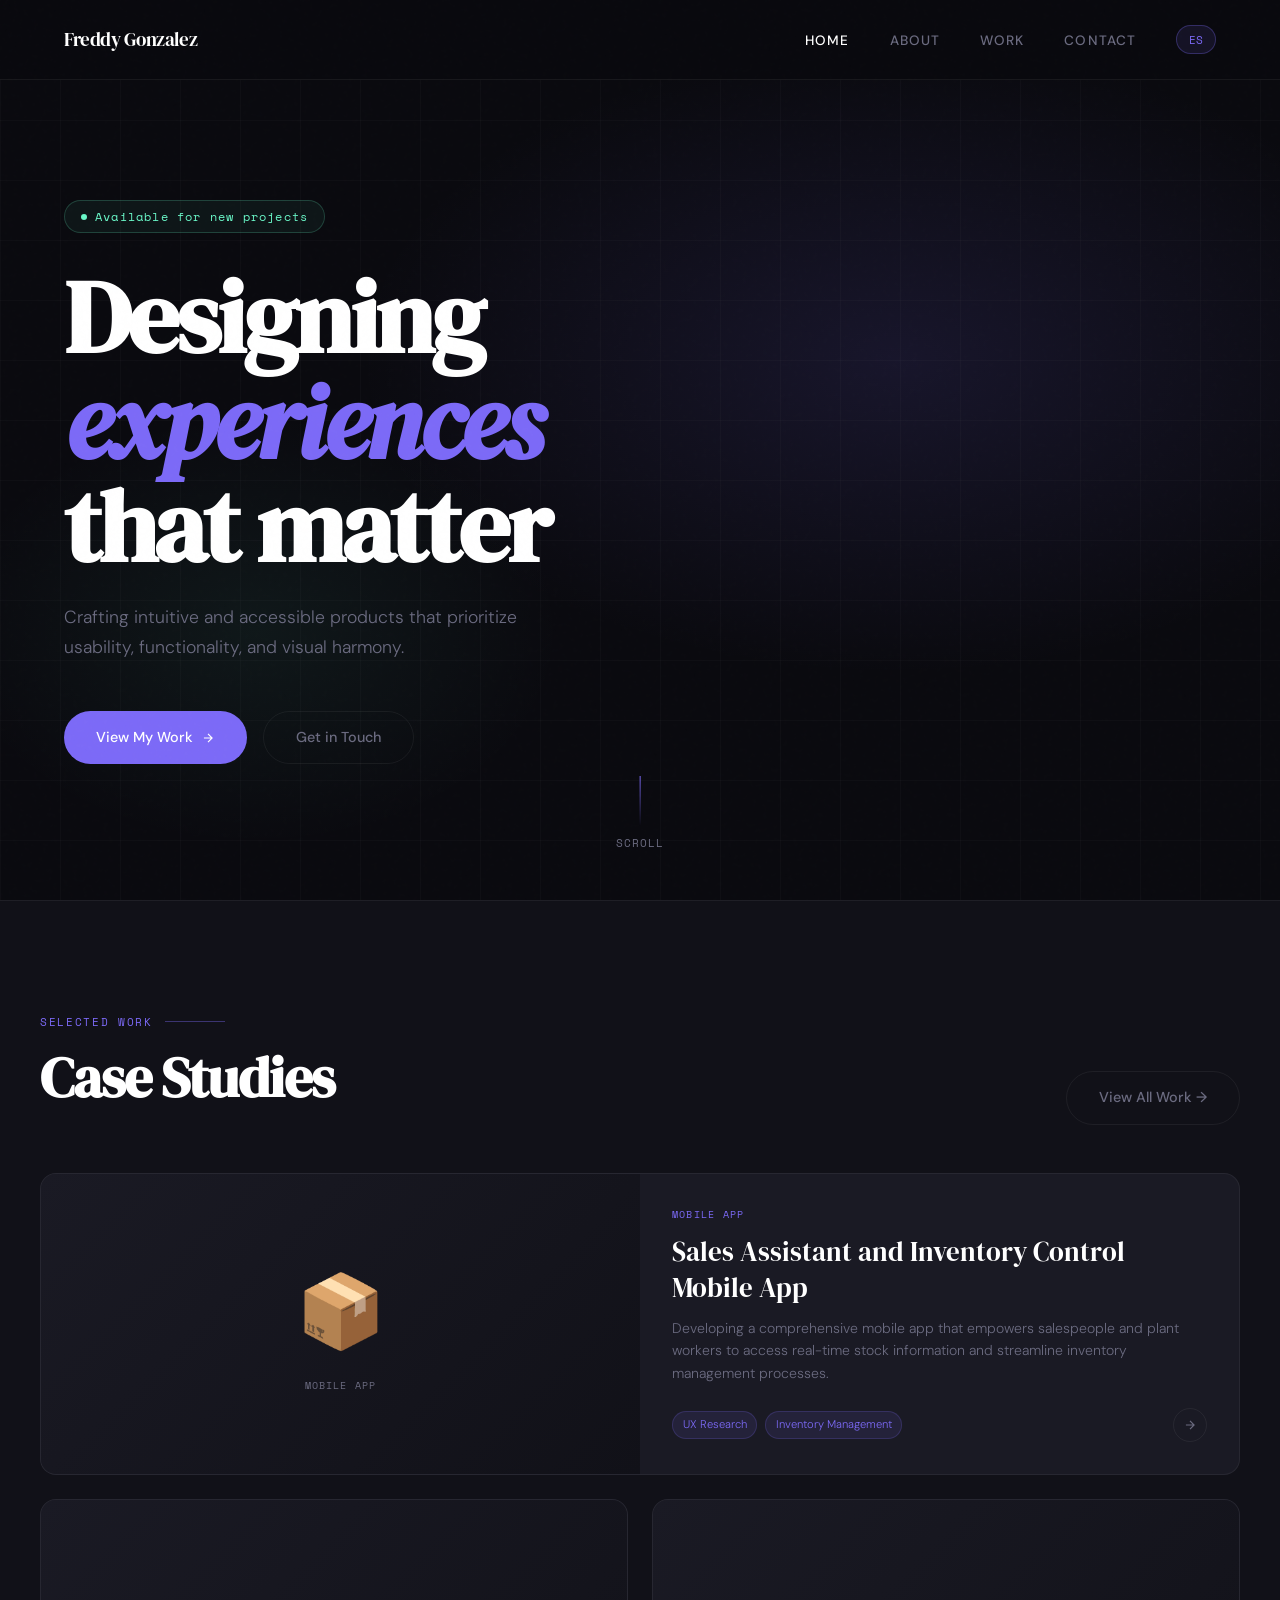
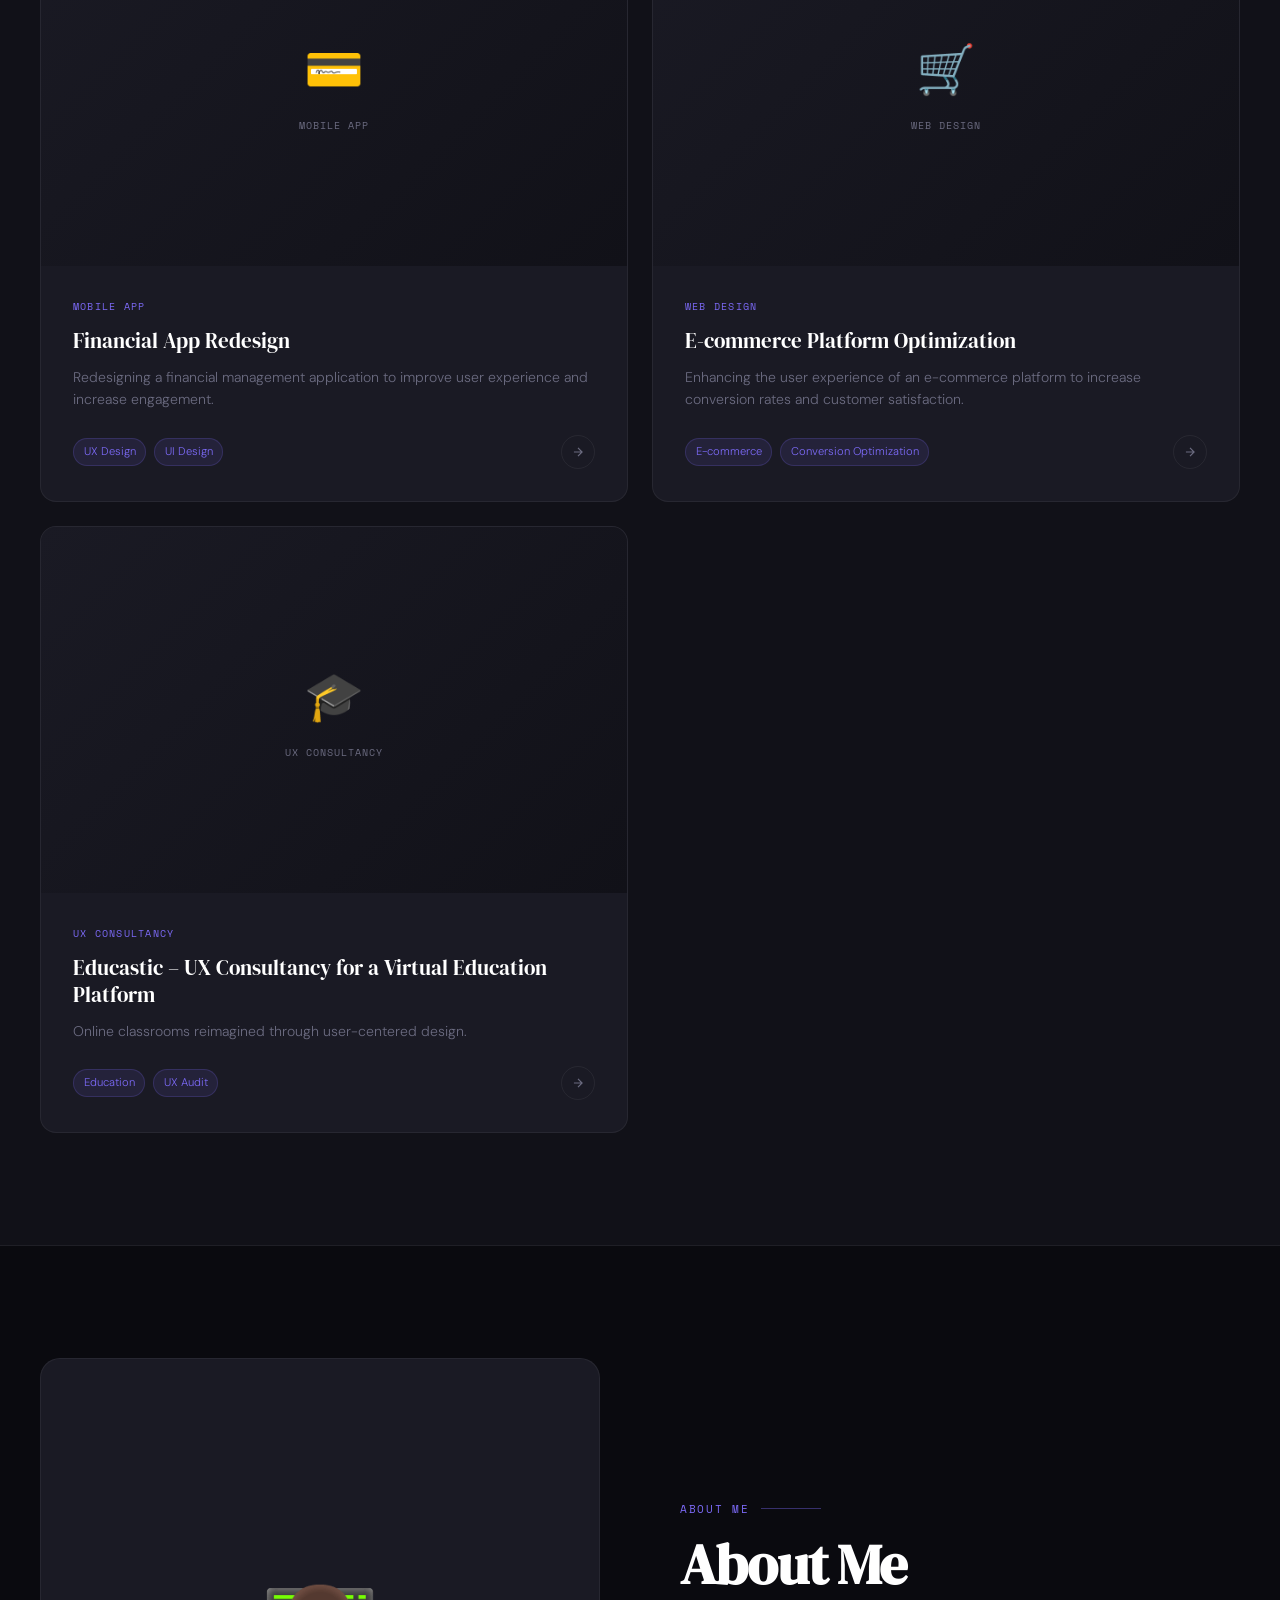
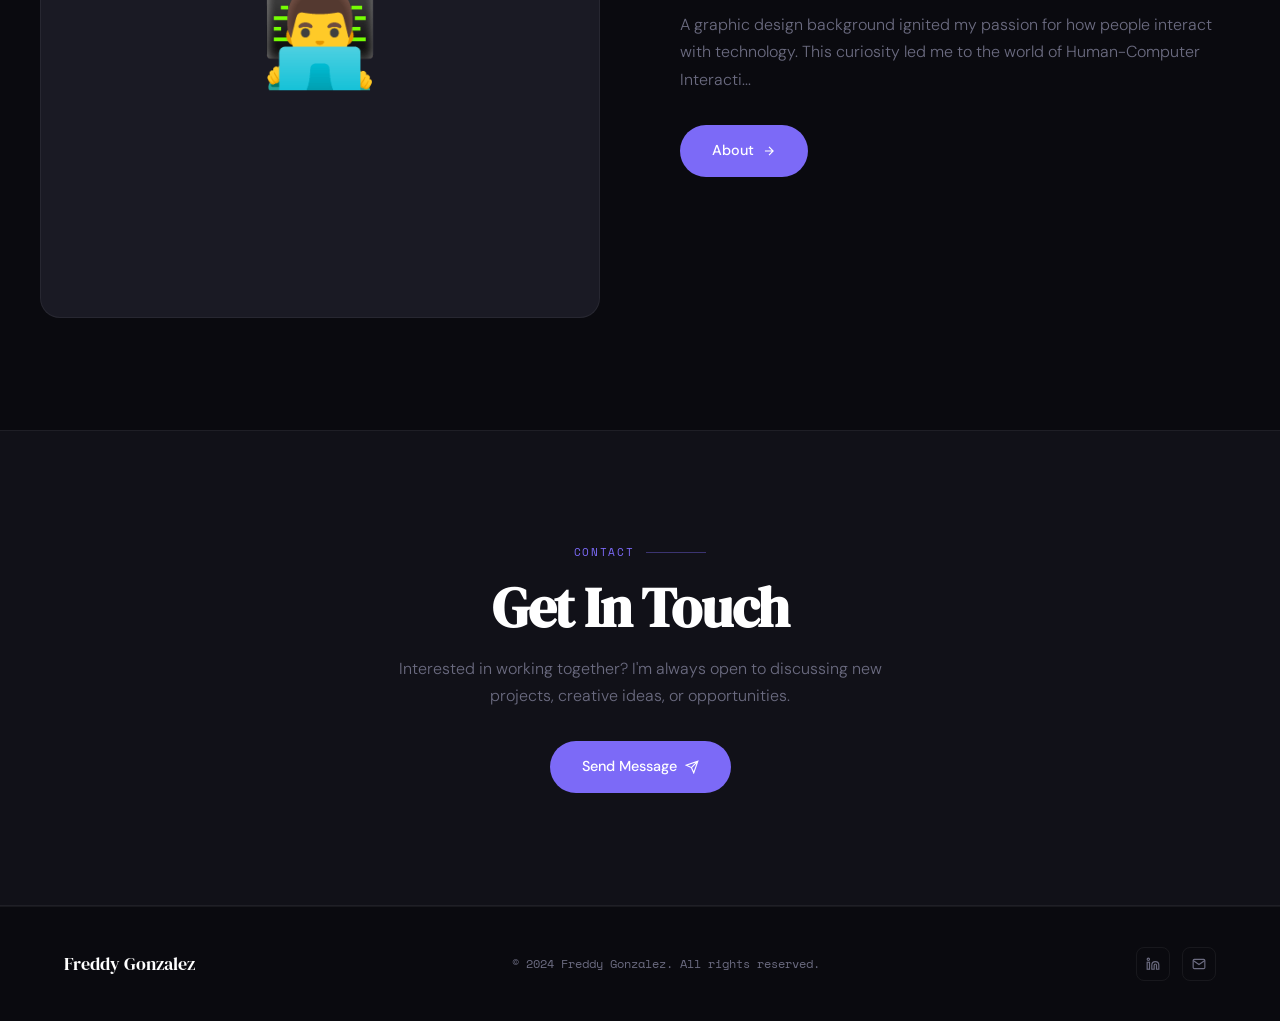
<file: v2/index.html>
<!DOCTYPE html>
<html lang="en">
<head>
  <meta charset="UTF-8">
  <meta name="viewport" content="width=device-width, initial-scale=1.0">
  <title>Freddy Gonzalez — UX/UI Designer</title>
  <link rel="preconnect" href="https://fonts.googleapis.com">
  <link href="https://fonts.googleapis.com/css2?family=DM+Serif+Display:ital@0;1&family=DM+Sans:wght@300;400;500;600&family=Space+Mono&display=swap" rel="stylesheet">
  <link rel="stylesheet" href="css/style.css">
</head>
<body>

  <!-- NAV -->
  <nav id="navbar">
    <a href="index.html" class="nav-logo">Freddy Gonzalez</a>
    <ul class="nav-links" id="navLinks">
      <li><a href="index.html" class="active" id="t-home">Home</a></li>
      <li><a href="about.html" id="t-about">About</a></li>
      <li><a href="work.html" id="t-work">Work</a></li>
      <li><a href="contact.html" id="t-contact">Contact</a></li>
      <li><button class="lang-btn" onclick="Lang.toggle()" id="langBtn">ES</button></li>
    </ul>
    <button class="nav-mobile-btn" onclick="toggleMenu()" aria-label="Menu">
      <svg width="22" height="22" viewBox="0 0 24 24" fill="none" stroke="currentColor" stroke-width="2"><line x1="3" y1="6" x2="21" y2="6"/><line x1="3" y1="12" x2="21" y2="12"/><line x1="3" y1="18" x2="21" y2="18"/></svg>
    </button>
  </nav>

  <main>
    <!-- HERO -->
    <section class="hero">
      <div class="hero-bg"></div>
      <div class="hero-grid"></div>
      <div class="hero-content">
        <div class="hero-tag fade-up" id="t-hero-tag">Available for new projects</div>
        <h1 class="fade-up d1">Designing<br><em>experiences</em><br>that matter</h1>
        <p class="hero-sub fade-up d2" id="t-hero-sub">Crafting intuitive and accessible products that prioritize usability, functionality, and visual harmony.</p>
        <div class="hero-actions fade-up d3">
          <a href="work.html" class="btn btn-primary" id="t-hero-cta">View My Work
            <svg width="14" height="14" viewBox="0 0 24 24" fill="none" stroke="currentColor" stroke-width="2"><path d="M5 12h14M12 5l7 7-7 7"/></svg>
          </a>
          <a href="contact.html" class="btn btn-ghost" id="t-hero-contact">Get in Touch</a>
        </div>
      </div>
      <div class="hero-scroll">
        <div class="scroll-line"></div>
        <span>SCROLL</span>
      </div>
    </section>

    <!-- CASE STUDIES PREVIEW -->
    <div class="bg-surface">
      <div class="container section-pad">
        <div style="display:flex;justify-content:space-between;align-items:flex-end;margin-bottom:3rem;flex-wrap:wrap;gap:1rem">
          <div>
            <div class="section-label" id="t-work-label">Selected Work</div>
            <h2 class="section-title" id="t-work-title">Case Studies</h2>
          </div>
          <a href="work.html" class="btn btn-ghost" id="t-view-all">View All Work →</a>
        </div>
        <div class="cases-grid" id="homeCases"></div>
      </div>
    </div>

    <!-- ABOUT PREVIEW -->
    <div class="container section-pad">
      <div style="display:grid;grid-template-columns:1fr 1fr;gap:5rem;align-items:center">
        <div style="aspect-ratio:1;border-radius:20px;background:var(--surface2);border:1px solid var(--border);display:flex;align-items:center;justify-content:center;font-size:6rem">👨‍💻</div>
        <div>
          <div class="section-label" id="t-about-label">About Me</div>
          <h2 class="section-title" id="t-about-title">UX Designer & Researcher</h2>
          <p class="section-sub" style="margin-bottom:2rem" id="t-about-desc">A graphic design background ignited my passion for how people interact with technology. This curiosity led me to the world of HCI, where I discovered the power of user-centered design.</p>
          <a href="about.html" class="btn btn-primary" id="t-about-btn">About Me
            <svg width="14" height="14" viewBox="0 0 24 24" fill="none" stroke="currentColor" stroke-width="2"><path d="M5 12h14M12 5l7 7-7 7"/></svg>
          </a>
        </div>
      </div>
    </div>

    <!-- CONTACT CTA -->
    <div class="bg-surface">
      <div class="container section-pad" style="text-align:center">
        <div class="section-label" style="justify-content:center" id="t-contact-label">Contact</div>
        <h2 class="section-title" id="t-contact-title">Interested in working together?</h2>
        <p class="section-sub" style="max-width:500px;margin:0 auto 2rem" id="t-contact-sub">Let's connect and create impactful experiences together.</p>
        <a href="contact.html" class="btn btn-primary" id="t-contact-cta">Send Message
          <svg width="14" height="14" viewBox="0 0 24 24" fill="none" stroke="currentColor" stroke-width="2"><path d="M22 2L11 13M22 2l-7 20-4-9-9-4 20-7z"/></svg>
        </a>
      </div>
    </div>
  </main>

  <!-- FOOTER -->
  <footer>
    <div class="footer-logo">Freddy Gonzalez</div>
    <span class="footer-copy" id="t-copy" title="">© 2024 Freddy Gonzalez. All rights reserved.</span>
    <div class="footer-social">
      <a href="https://linkedin.com/in/freddy-gonzalez-13a13a3a/" target="_blank" class="social-btn" title="LinkedIn">
        <svg width="14" height="14" viewBox="0 0 24 24" fill="none" stroke="currentColor" stroke-width="2"><path d="M16 8a6 6 0 0 1 6 6v7h-4v-7a2 2 0 0 0-2-2 2 2 0 0 0-2 2v7h-4v-7a6 6 0 0 1 6-6z"/><rect x="2" y="9" width="4" height="12"/><circle cx="4" cy="4" r="2"/></svg>
      </a>
      <a href="mailto:tipovisual@gmail.com" class="social-btn" title="Email">
        <svg width="14" height="14" viewBox="0 0 24 24" fill="none" stroke="currentColor" stroke-width="2"><path d="M4 4h16c1.1 0 2 .9 2 2v12c0 1.1-.9 2-2 2H4c-1.1 0-2-.9-2-2V6c0-1.1.9-2 2-2z"/><polyline points="22,6 12,13 2,6"/></svg>
      </a>
    </div>
  </footer>

  <script src="js/data.js"></script>
  <script src="js/i18n.js"></script>
  <script>
    // Apply language
    document.getElementById('langBtn').textContent = Lang.current === 'en' ? 'ES' : 'EN';
    document.getElementById('t-home').textContent = Lang.get('nav.home');
    document.getElementById('t-about').textContent = Lang.get('nav.about');
    document.getElementById('t-work').textContent = Lang.get('nav.work');
    document.getElementById('t-contact').textContent = Lang.get('nav.contact');
    document.getElementById('t-hero-tag').textContent = Lang.get('hero.tag');
    document.getElementById('t-hero-sub').textContent = Lang.get('hero.sub');
    document.getElementById('t-hero-cta').innerHTML = Lang.get('hero.cta') + ' <svg width="14" height="14" viewBox="0 0 24 24" fill="none" stroke="currentColor" stroke-width="2"><path d="M5 12h14M12 5l7 7-7 7"/></svg>';
    document.getElementById('t-hero-contact').textContent = Lang.get('hero.contact');
    document.getElementById('t-work-label').textContent = Lang.get('work.label');
    document.getElementById('t-work-title').textContent = Lang.get('work.title');
    document.getElementById('t-view-all').textContent = Lang.get('work.viewAll') + ' →';
    document.getElementById('t-about-label').textContent = Lang.get('about.label');
    document.getElementById('t-about-title').textContent = Lang.get('about.title');
    document.getElementById('t-about-desc').textContent = Lang.get('about.bio').substring(0, 150) + '...';
    document.getElementById('t-about-btn').innerHTML = Lang.get('nav.about') + ' <svg width="14" height="14" viewBox="0 0 24 24" fill="none" stroke="currentColor" stroke-width="2"><path d="M5 12h14M12 5l7 7-7 7"/></svg>';
    document.getElementById('t-contact-label').textContent = Lang.get('contact.label');
    document.getElementById('t-contact-title').textContent = Lang.get('contact.title');
    document.getElementById('t-contact-sub').textContent = Lang.get('contact.sub');
    document.getElementById('t-contact-cta').innerHTML = Lang.get('contact.send') + ' <svg width="14" height="14" viewBox="0 0 24 24" fill="none" stroke="currentColor" stroke-width="2"><path d="M22 2L11 13M22 2l-7 20-4-9-9-4 20-7z"/></svg>';
    document.getElementById('t-copy').textContent = Lang.get('footer.copy');

    // Render home cases (first 4)
    const grid = document.getElementById('homeCases');
    caseStudies.slice(0, 4).forEach((cs, i) => {
      const title = Lang.cs(cs, 'title');
      const cat = Lang.cs(cs, 'category');
      const desc = Lang.cs(cs, 'description');
      const card = document.createElement('a');
      card.href = `case.html?id=${cs.id}`;
      card.className = `case-card${i === 0 ? ' featured' : ''}`;
      card.innerHTML = `
        <div class="case-img">
          <div>
            <div class="case-emoji${i===0?' featured':''}">${cs.emoji}</div>
            <div class="case-cat-small">${cat.toUpperCase()}</div>
          </div>
        </div>
        <div class="case-body">
          <div class="case-tag-label">${cat}</div>
          <div class="case-title">${title}</div>
          <div class="case-desc">${desc}</div>
          <div class="case-footer">
            <div class="case-tags">${cs.tags.slice(0,2).map(t=>`<span class="tag-pill">${t}</span>`).join('')}</div>
            <div class="case-arrow"><svg width="14" height="14" viewBox="0 0 24 24" fill="none" stroke="currentColor" stroke-width="2"><path d="M5 12h14M12 5l7 7-7 7"/></svg></div>
          </div>
        </div>`;
      grid.appendChild(card);
    });

    // Nav scroll
    window.addEventListener('scroll', () => {
      document.getElementById('navbar').classList.toggle('scrolled', window.scrollY > 10);
    });

    // Mobile menu
    function toggleMenu() {
      document.getElementById('navLinks').classList.toggle('open');
    }

    // Secret admin access: click copyright 3 times
    let clicks = 0, timer;
    document.getElementById('t-copy').addEventListener('click', () => {
      clicks++;
      clearTimeout(timer);
      timer = setTimeout(() => clicks = 0, 1500);
      if (clicks >= 3) { window.location.href = 'admin.html'; clicks = 0; }
    });
  </script>
</body>
</html>
</file>
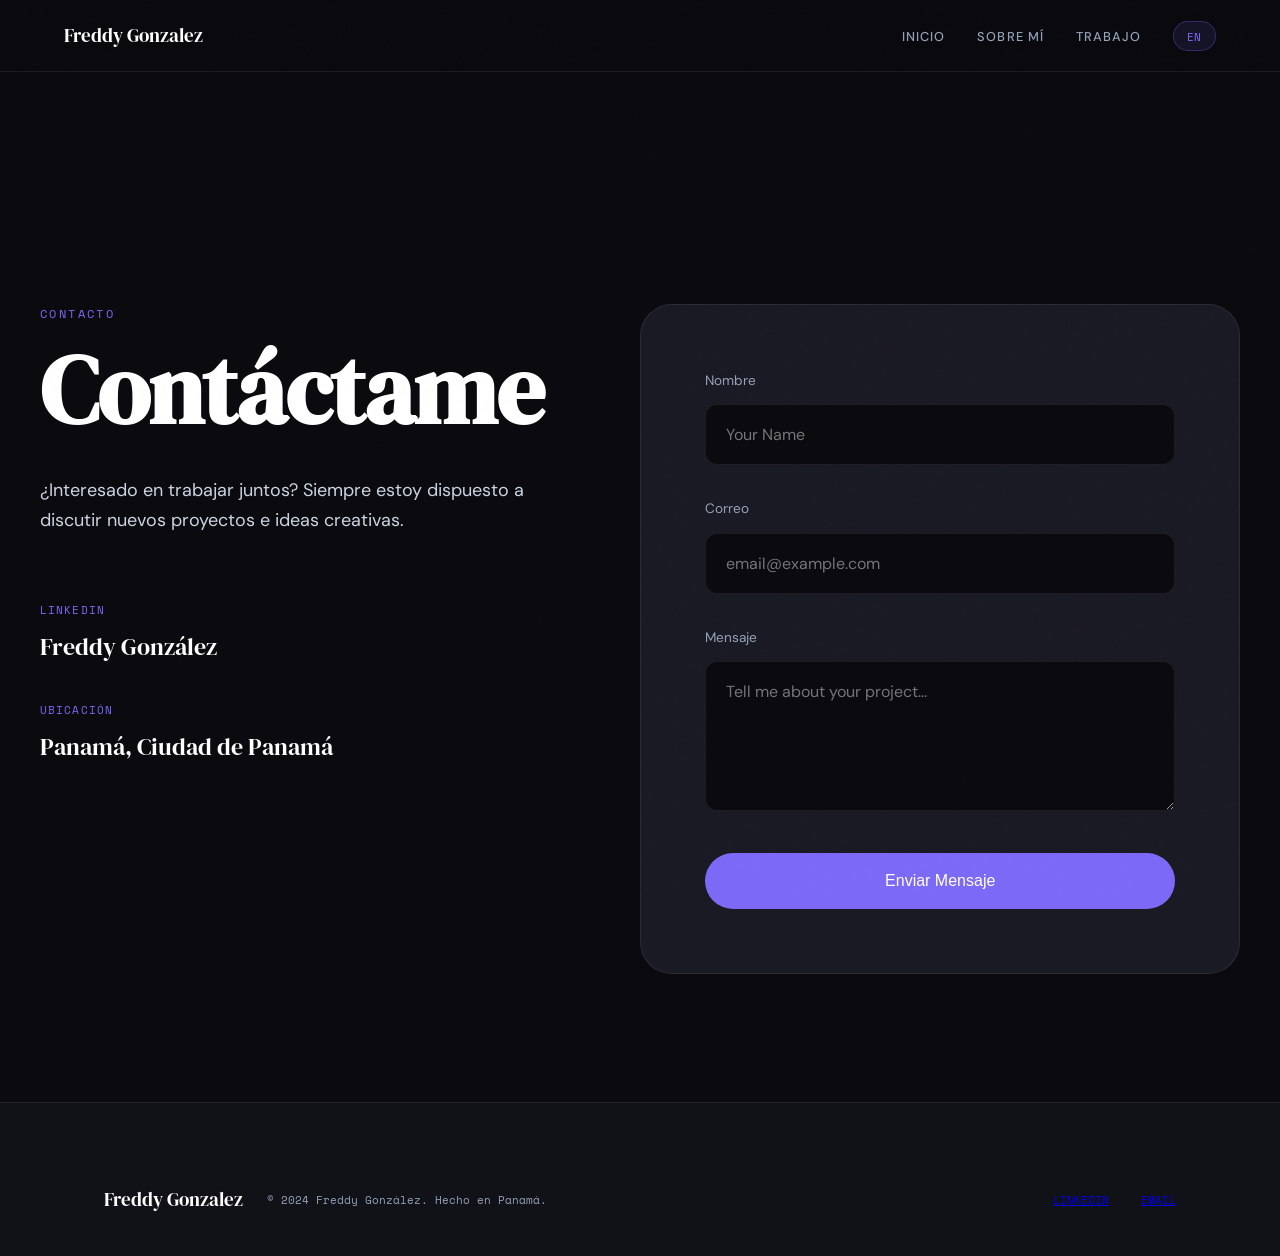
<file: contact.html>
<!DOCTYPE html>
<html lang="es">
<head>
  <meta charset="UTF-8">
  <meta name="viewport" content="width=device-width, initial-scale=1.0">
  <title>Contact — Freddy González</title>
  <link rel="preconnect" href="https://fonts.googleapis.com">
  <link href="https://fonts.googleapis.com/css2?family=DM+Serif+Display:ital@0;1&family=DM+Sans:wght@300;400;500;600&family=Space+Mono&display=swap" rel="stylesheet">
  <link rel="stylesheet" href="css/style.css">
  <style>
    /* Estilos específicos para la sección de contacto Premium */
    .contact-grid {
      display: grid;
      grid-template-columns: 1fr 1.2fr;
      gap: 6rem;
      align-items: start;
    }

    .contact-info h1 {
      font-size: clamp(3.5rem, 8vw, 6rem);
      line-height: 0.9;
      margin-bottom: 2.5rem;
    }

    .contact-method {
      margin-top: 4rem;
      display: flex;
      flex-direction: column;
      gap: 2rem;
    }

    .method-item {
      display: flex;
      flex-direction: column;
      gap: 0.5rem;
    }

    .method-label {
      font-family: 'Space Mono', monospace;
      font-size: 0.7rem;
      color: var(--accent);
      text-transform: uppercase;
      letter-spacing: 0.1em;
    }

    .method-value {
      font-family: 'DM Serif Display', serif;
      font-size: 1.5rem;
      color: var(--white);
      text-decoration: none;
      transition: color 0.3s;
    }

    .method-value:hover {
      color: var(--accent3);
    }

    /* Formulario Estilizado */
    .contact-form-container {
      background: var(--surface2);
      padding: 4rem;
      border-radius: 32px;
      border: 1px solid var(--border);
    }

    .form-group {
      margin-bottom: 2rem;
    }

    .form-group label {
      display: block;
      margin-bottom: 0.75rem;
      font-size: 0.85rem;
      color: var(--muted);
    }

    .form-input {
      width: 100%;
      background: var(--bg);
      border: 1px solid var(--border);
      padding: 1.2rem;
      border-radius: 12px;
      color: var(--white);
      font-family: 'DM Sans', sans-serif;
      font-size: 1rem;
      transition: all 0.3s;
    }

    .form-input:focus {
      outline: none;
      border-color: var(--accent);
      background: var(--surface);
    }

    textarea.form-input {
      min-height: 150px;
      resize: vertical;
    }

    #form-status {
      padding: 1rem;
      border-radius: 12px;
      margin-bottom: 2rem;
      font-size: 0.9rem;
      display: none;
    }

    #form-status.success {
      display: block;
      background: rgba(106, 247, 200, 0.1);
      color: var(--accent3);
      border: 1px solid rgba(106, 247, 200, 0.2);
    }

    @media (max-width: 900px) {
      .contact-grid { grid-template-columns: 1fr; gap: 4rem; }
      .contact-form-container { padding: 2rem; }
    }
  </style>
</head>
<body>

  <nav>
  <div class="container" style="display:flex; justify-content:space-between; align-items:center; width:100%;">
    <a href="index.html" class="nav-logo">Freddy Gonzalez</a>
    <ul class="nav-links" id="navLinks">
      <li><a href="index.html" data-i18n="nav.home">Home</a></li>
      <li><a href="about.html" data-i18n="nav.about">About</a></li>
      <li><a href="work.html" data-i18n="nav.work">Work</a></li>
      <li><button class="lang-btn" onclick="Lang.toggle()" id="langBtn">ES</button></li>
    </ul>
    <button class="nav-mobile-btn" onclick="toggleMenu()">
      <svg width="24" height="24" viewBox="0 0 24 24" fill="none" stroke="currentColor" stroke-width="2"><line x1="3" y1="6" x2="21" y2="6"/><line x1="3" y1="12" x2="21" y2="12"/><line x1="3" y1="18" x2="21" y2="18"/></svg>
    </button>
  </div>
</nav>

  <main class="container section-pad" style="padding-top:12rem">
    <div class="contact-grid">
      
      <!-- LADO IZQUIERDO: TEXTO Y LINKS -->
      <div class="contact-info">
        <div class="section-label" data-i18n="contact.label">Contacto</div>
        <h1 class="serif" data-i18n="contact.title">Let’s start a conversation.</h1>
        <p class="section-sub" data-i18n="contact.sub">¿Tienes un reto complejo o una idea disruptiva? Estoy listo para ayudar a tu equipo a escalar.</p>
        
        <div class="contact-method">
          <div class="method-item">
            <span class="method-label">LinkedIn</span>
            <a href="https://linkedin.com/in/freddy-gonzalez-13a13a3a/" target="_blank" class="method-value">Freddy González</a>
          </div>
          <div class="method-item">
            <span class="method-label" data-i18n="contact.location">Location</span>
            <span class="method-value">Panamá, Ciudad de Panamá</span>
          </div>
        </div>
      </div>

      <!-- LADO DERECHO: FORMULARIO -->
      <div class="contact-form-container">
        <div id="form-status"></div>
        
        <form id="contactForm">
          <!-- Honeypot para evitar spam (invisible para el usuario) -->
          <input type="text" name="_honey" style="display:none">
          
          <div class="form-group">
            <label data-i18n="contact.name">Nombre</label>
            <input type="text" name="name" class="form-input" placeholder="Your Name" required>
          </div>

          <div class="form-group">
            <label data-i18n="contact.emailField">Email</label>
            <input type="email" name="email" class="form-input" placeholder="email@example.com" required>
          </div>

          <div class="form-group">
            <label data-i18n="contact.message">Mensaje</label>
            <textarea name="message" class="form-input" placeholder="Tell me about your project..." required></textarea>
          </div>

          <button type="submit" class="btn btn-primary" id="submitBtn" style="width:100%; justify-content:center; padding:1.2rem">
            <span data-i18n="contact.send">Enviar Mensaje</span>
          </button>
        </form>
      </div>

    </div>
  </main>

  <!-- REPETIMOS FOOTER PRO PARA CONSISTENCIA -->
  <footer class="main-footer">
    <div class="container">
        <div class="footer-bottom">
            <div class="footer-info">
                <span class="nav-logo">Freddy Gonzalez</span>
                <span class="mono" style="font-size: 0.7rem; color: var(--muted);" data-i18n="footer.copy">© 2024 — HANDCRAFTED IN PANAMA</span>
            </div>
            <div class="footer-social">
                <a href="https://linkedin.com/in/freddy-gonzalez-13a13a3a/" target="_blank" class="mono" style="font-size: 0.7rem; margin-left: 2rem;">LINKEDIN</a>
                <a href="mailto:tipovisual@gmail.com" class="mono" style="font-size: 0.7rem; margin-left: 2rem;">EMAIL</a>
            </div>
        </div>
    </div>
  </footer>

  <script src="js/i18n.js"></script>
  <script>
    const contactForm = document.getElementById('contactForm');
    const statusDiv = document.getElementById('form-status');
    const submitBtn = document.getElementById('submitBtn');

    contactForm.onsubmit = async (e) => {
      e.preventDefault();
      
      // Feedback visual
      submitBtn.disabled = true;
      submitBtn.innerText = Lang.current === 'es' ? 'Enviando...' : 'Sending...';

      // Datos del formulario
      const formData = new FormData(contactForm);
      const data = Object.fromEntries(formData.entries());

      try {
        // El email fredevelper@gmail.com solo vive aquí en el script, no en el HTML visible
        const response = await fetch("https://formsubmit.co/ajax/fredevelper@gmail.com", {
          method: "POST",
          headers: { 
            'Content-Type': 'application/json',
            'Accept': 'application/json'
          },
          body: JSON.stringify(data)
        });

        if (response.ok) {
          statusDiv.innerText = Lang.get('contact.success');
          statusDiv.className = 'success';
          statusDiv.style.display = 'block';
          contactForm.reset();
        } else {
          throw new Error();
        }
      } catch (err) {
        statusDiv.innerText = "Error: Please try again later.";
        statusDiv.style.display = 'block';
      } finally {
        submitBtn.disabled = false;
        submitBtn.innerText = Lang.get('contact.send');
      }
    };

    window.addEventListener('scroll', () => document.getElementById('navbar').classList.toggle('scrolled', window.scrollY > 10));
  </script>
</body>
</html>
</file>
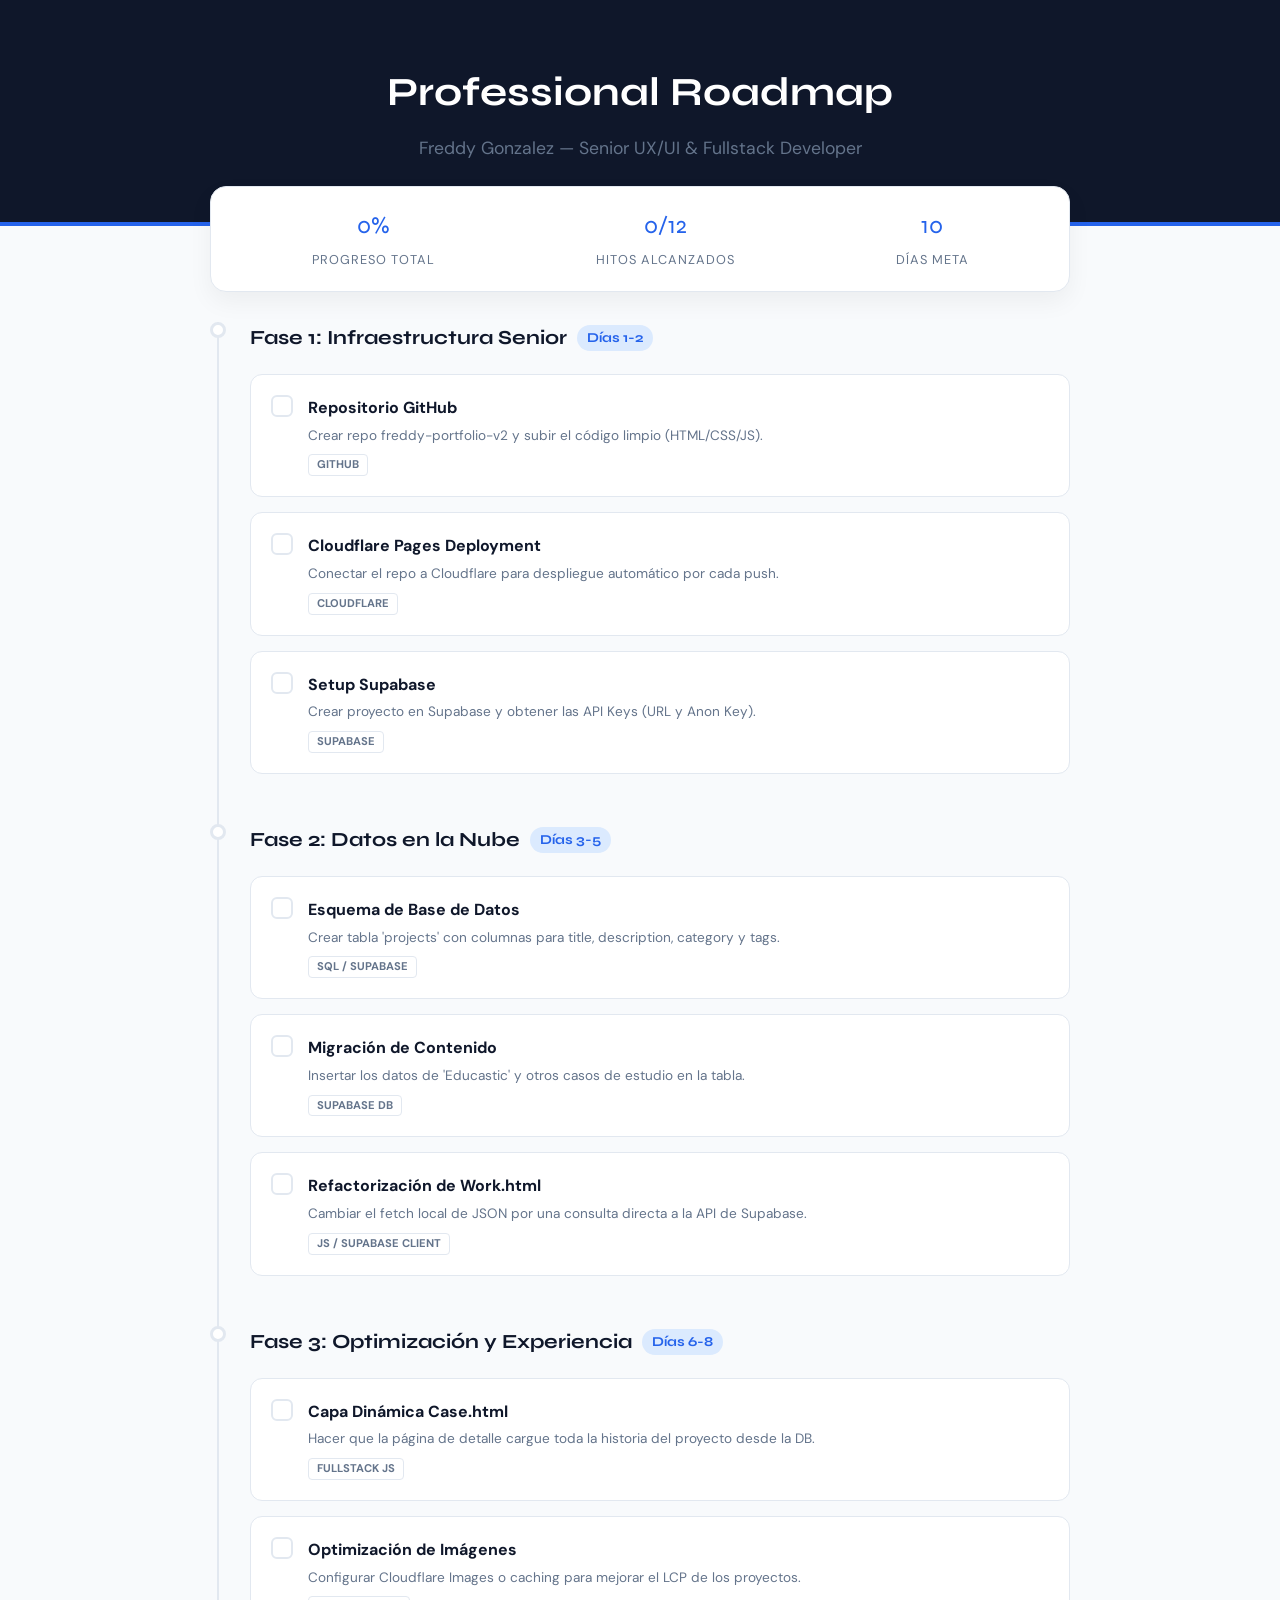
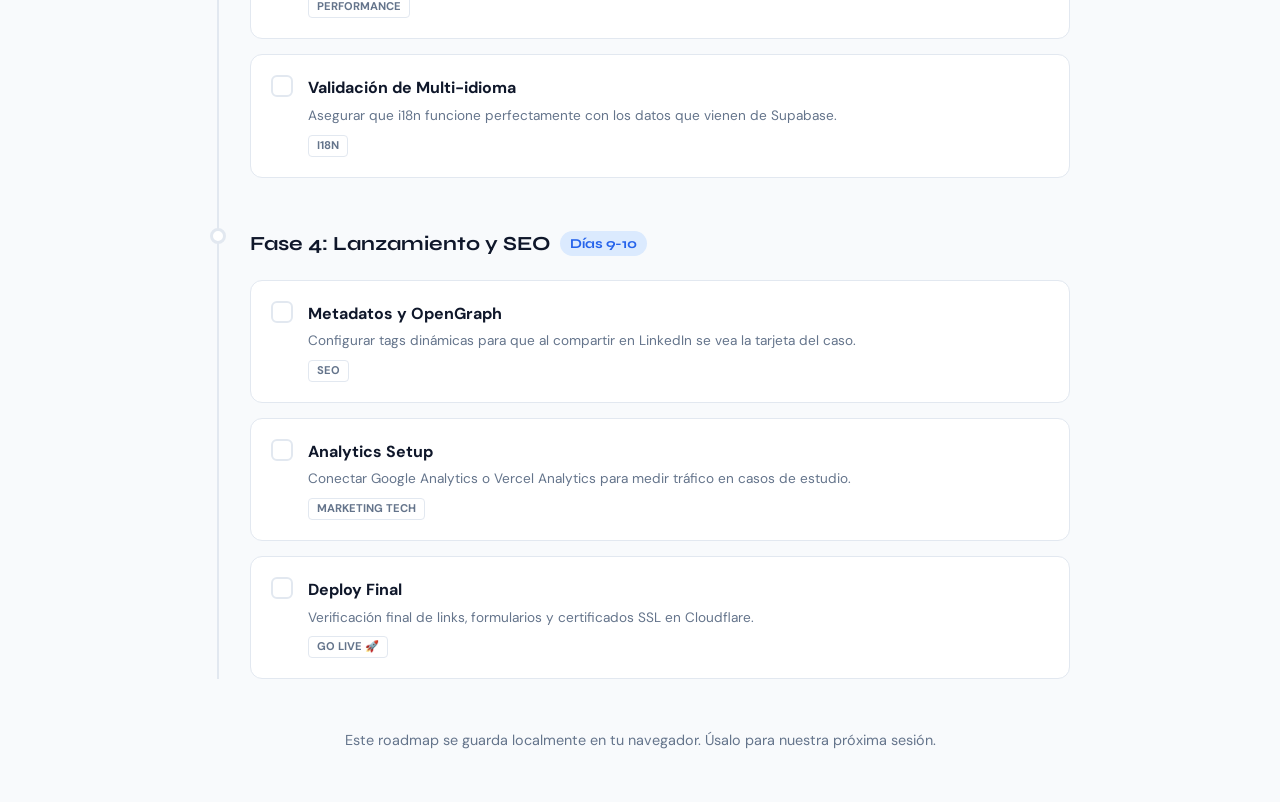
<file: roadmap-profesional.html>
<!DOCTYPE html>
<html lang="es">
<head>
  <meta charset="UTF-8">
  <meta name="viewport" content="width=device-width, initial-scale=1.0">
  <title>Freddy Gonzalez — Professional Roadmap</title>
  <link href="https://fonts.googleapis.com/css2?family=Syne:wght@700;800&family=DM+Sans:wght@400;500;700&display=swap" rel="stylesheet">
  <style>
    :root {
      --primary: #2563eb;
      --primary-light: #dbeafe;
      --success: #10b981;
      --bg: #f8fafc;
      --card-bg: #ffffff;
      --text-main: #0f172a;
      --text-muted: #64748b;
      --border: #e2e8f0;
    }

    * { margin: 0; padding: 0; box-sizing: border-box; }

    body {
      font-family: 'DM Sans', sans-serif;
      background-color: var(--bg);
      color: var(--text-main);
      line-height: 1.6;
      padding-bottom: 50px;
    }

    .header {
      background: #0f172a;
      color: white;
      padding: 60px 20px;
      text-align: center;
      border-bottom: 4px solid var(--primary);
    }

    .header h1 {
      font-family: 'Syne', sans-serif;
      font-size: 2.5rem;
      margin-bottom: 10px;
    }

    .header p {
      color: var(--text-muted);
      font-size: 1.1rem;
    }

    .container {
      max-width: 900px;
      margin: -40px auto 0;
      padding: 0 20px;
    }

    .stats-bar {
      background: var(--card-bg);
      border-radius: 16px;
      padding: 20px;
      display: flex;
      justify-content: space-around;
      box-shadow: 0 10px 25px rgba(0,0,0,0.05);
      margin-bottom: 30px;
      border: 1px solid var(--border);
    }

    .stat-item { text-align: center; }
    .stat-value { font-family: 'Syne', sans-serif; font-size: 1.5rem; color: var(--primary); display: block; }
    .stat-label { font-size: 0.8rem; text-transform: uppercase; letter-spacing: 1px; color: var(--text-muted); }

    /* Timeline Styles */
    .timeline {
      position: relative;
      padding-left: 40px;
    }

    .timeline::before {
      content: '';
      position: absolute;
      left: 7px;
      top: 0;
      bottom: 0;
      width: 2px;
      background: var(--border);
    }

    .phase-section {
      margin-bottom: 50px;
      position: relative;
    }

    .phase-badge {
      position: absolute;
      left: -40px;
      width: 16px;
      height: 16px;
      border-radius: 50%;
      background: white;
      border: 3px solid var(--border);
      z-index: 2;
      transition: all 0.3s ease;
    }

    .phase-section.completed .phase-badge {
      background: var(--success);
      border-color: var(--success);
      box-shadow: 0 0 10px rgba(16, 185, 129, 0.4);
    }

    .phase-title {
      font-family: 'Syne', sans-serif;
      font-size: 1.25rem;
      margin-bottom: 20px;
      display: flex;
      align-items: center;
      gap: 10px;
    }

    .phase-date {
      font-size: 0.85rem;
      background: var(--primary-light);
      color: var(--primary);
      padding: 2px 10px;
      border-radius: 100px;
      font-weight: bold;
    }

    .task-card {
      background: var(--card-bg);
      border: 1px solid var(--border);
      border-radius: 12px;
      padding: 20px;
      margin-bottom: 15px;
      cursor: pointer;
      transition: all 0.2s ease;
      display: flex;
      align-items: flex-start;
      gap: 15px;
    }

    .task-card:hover {
      border-color: var(--primary);
      transform: translateX(5px);
    }

    .checkbox {
      width: 22px;
      height: 22px;
      border: 2px solid var(--border);
      border-radius: 6px;
      flex-shrink: 0;
      display: flex;
      align-items: center;
      justify-content: center;
      transition: all 0.2s;
    }

    .task-card.done .checkbox {
      background: var(--success);
      border-color: var(--success);
    }

    .task-card.done .checkbox::after {
      content: '✓';
      color: white;
      font-weight: bold;
      font-size: 14px;
    }

    .task-card.done .task-info h3 {
      text-decoration: line-through;
      color: var(--text-muted);
    }

    .task-info h3 {
      font-size: 1rem;
      margin-bottom: 4px;
      transition: color 0.2s;
    }

    .task-info p {
      font-size: 0.85rem;
      color: var(--text-muted);
    }

    .stack-tag {
      display: inline-block;
      margin-top: 8px;
      font-size: 0.7rem;
      font-weight: bold;
      text-transform: uppercase;
      color: var(--text-muted);
      border: 1px solid var(--border);
      padding: 1px 8px;
      border-radius: 4px;
    }

    .footer-note {
      text-align: center;
      margin-top: 40px;
      font-size: 0.9rem;
      color: var(--text-muted);
    }
  </style>
</head>
<body>

<div class="header">
  <h1>Professional Roadmap</h1>
  <p>Freddy Gonzalez — Senior UX/UI & Fullstack Developer</p>
</div>

<div class="container">
  <div class="stats-bar">
    <div class="stat-item">
      <span class="stat-value" id="progress-percent">0%</span>
      <span class="stat-label">Progreso Total</span>
    </div>
    <div class="stat-item">
      <span class="stat-value" id="tasks-count">0/12</span>
      <span class="stat-label">Hitos Alcanzados</span>
    </div>
    <div class="stat-item">
      <span class="stat-value">10</span>
      <span class="stat-label">Días Meta</span>
    </div>
  </div>

  <div class="timeline" id="roadmap-container">
    
    <div class="phase-section" id="phase-1">
      <div class="phase-badge"></div>
      <h2 class="phase-title">Fase 1: Infraestructura Senior <span class="phase-date">Días 1-2</span></h2>
      
      <div class="task-card" data-id="t1">
        <div class="checkbox"></div>
        <div class="task-info">
          <h3>Repositorio GitHub</h3>
          <p>Crear repo freddy-portfolio-v2 y subir el código limpio (HTML/CSS/JS).</p>
          <span class="stack-tag">GitHub</span>
        </div>
      </div>

      <div class="task-card" data-id="t2">
        <div class="checkbox"></div>
        <div class="task-info">
          <h3>Cloudflare Pages Deployment</h3>
          <p>Conectar el repo a Cloudflare para despliegue automático por cada push.</p>
          <span class="stack-tag">Cloudflare</span>
        </div>
      </div>

      <div class="task-card" data-id="t3">
        <div class="checkbox"></div>
        <div class="task-info">
          <h3>Setup Supabase</h3>
          <p>Crear proyecto en Supabase y obtener las API Keys (URL y Anon Key).</p>
          <span class="stack-tag">Supabase</span>
        </div>
      </div>
    </div>

    <div class="phase-section" id="phase-2">
      <div class="phase-badge"></div>
      <h2 class="phase-title">Fase 2: Datos en la Nube <span class="phase-date">Días 3-5</span></h2>
      
      <div class="task-card" data-id="t4">
        <div class="checkbox"></div>
        <div class="task-info">
          <h3>Esquema de Base de Datos</h3>
          <p>Crear tabla 'projects' con columnas para title, description, category y tags.</p>
          <span class="stack-tag">SQL / Supabase</span>
        </div>
      </div>

      <div class="task-card" data-id="t5">
        <div class="checkbox"></div>
        <div class="task-info">
          <h3>Migración de Contenido</h3>
          <p>Insertar los datos de 'Educastic' y otros casos de estudio en la tabla.</p>
          <span class="stack-tag">Supabase DB</span>
        </div>
      </div>

      <div class="task-card" data-id="t6">
        <div class="checkbox"></div>
        <div class="task-info">
          <h3>Refactorización de Work.html</h3>
          <p>Cambiar el fetch local de JSON por una consulta directa a la API de Supabase.</p>
          <span class="stack-tag">JS / Supabase Client</span>
        </div>
      </div>
    </div>

    <div class="phase-section" id="phase-3">
      <div class="phase-badge"></div>
      <h2 class="phase-title">Fase 3: Optimización y Experiencia <span class="phase-date">Días 6-8</span></h2>
      
      <div class="task-card" data-id="t7">
        <div class="checkbox"></div>
        <div class="task-info">
          <h3>Capa Dinámica Case.html</h3>
          <p>Hacer que la página de detalle cargue toda la historia del proyecto desde la DB.</p>
          <span class="stack-tag">Fullstack JS</span>
        </div>
      </div>

      <div class="task-card" data-id="t8">
        <div class="checkbox"></div>
        <div class="task-info">
          <h3>Optimización de Imágenes</h3>
          <p>Configurar Cloudflare Images o caching para mejorar el LCP de los proyectos.</p>
          <span class="stack-tag">Performance</span>
        </div>
      </div>

      <div class="task-card" data-id="t9">
        <div class="checkbox"></div>
        <div class="task-info">
          <h3>Validación de Multi-idioma</h3>
          <p>Asegurar que i18n funcione perfectamente con los datos que vienen de Supabase.</p>
          <span class="stack-tag">i18n</span>
        </div>
      </div>
    </div>

    <div class="phase-section" id="phase-4">
      <div class="phase-badge"></div>
      <h2 class="phase-title">Fase 4: Lanzamiento y SEO <span class="phase-date">Días 9-10</span></h2>
      
      <div class="task-card" data-id="t10">
        <div class="checkbox"></div>
        <div class="task-info">
          <h3>Metadatos y OpenGraph</h3>
          <p>Configurar tags dinámicas para que al compartir en LinkedIn se vea la tarjeta del caso.</p>
          <span class="stack-tag">SEO</span>
        </div>
      </div>

      <div class="task-card" data-id="t11">
        <div class="checkbox"></div>
        <div class="task-info">
          <h3>Analytics Setup</h3>
          <p>Conectar Google Analytics o Vercel Analytics para medir tráfico en casos de estudio.</p>
          <span class="stack-tag">Marketing Tech</span>
        </div>
      </div>

      <div class="task-card" data-id="t12">
        <div class="checkbox"></div>
        <div class="task-info">
          <h3>Deploy Final</h3>
          <p>Verificación final de links, formularios y certificados SSL en Cloudflare.</p>
          <span class="stack-tag">Go Live 🚀</span>
        </div>
      </div>
    </div>

  </div>

  <p class="footer-note">Este roadmap se guarda localmente en tu navegador. Úsalo para nuestra próxima sesión.</p>
</div>

<script>
  // SISTEMA DE PERSISTENCIA Y ACTUALIZACIÓN
  const cards = document.querySelectorAll('.task-card');
  const storageKey = 'freddy_roadmap_state';

  function updateProgress() {
    const total = cards.length;
    const done = document.querySelectorAll('.task-card.done').length;
    const percent = Math.round((done / total) * 100);
    
    document.getElementById('progress-percent').textContent = percent + '%';
    document.getElementById('tasks-count').textContent = `${done}/${total}`;

    // Actualizar estado de las fases
    document.querySelectorAll('.phase-section').forEach(phase => {
      const phaseTasks = phase.querySelectorAll('.task-card');
      const phaseDone = phase.querySelectorAll('.task-card.done');
      if (phaseTasks.length === phaseDone.length) {
        phase.classList.add('completed');
      } else {
        phase.classList.remove('completed');
      }
    });

    // Guardar en LocalStorage
    const state = {};
    cards.forEach(card => {
      state[card.dataset.id] = card.classList.contains('done');
    });
    localStorage.setItem(storageKey, JSON.stringify(state));
  }

  // Cargar estado inicial
  const savedState = JSON.parse(localStorage.getItem(storageKey)) || {};
  cards.forEach(card => {
    if (savedState[card.dataset.id]) {
      card.classList.add('done');
    }

    card.addEventListener('click', () => {
      card.classList.toggle('done');
      updateProgress();
    });
  });

  // Ejecutar progreso inicial
  updateProgress();
</script>

</body>
</html>
</file>
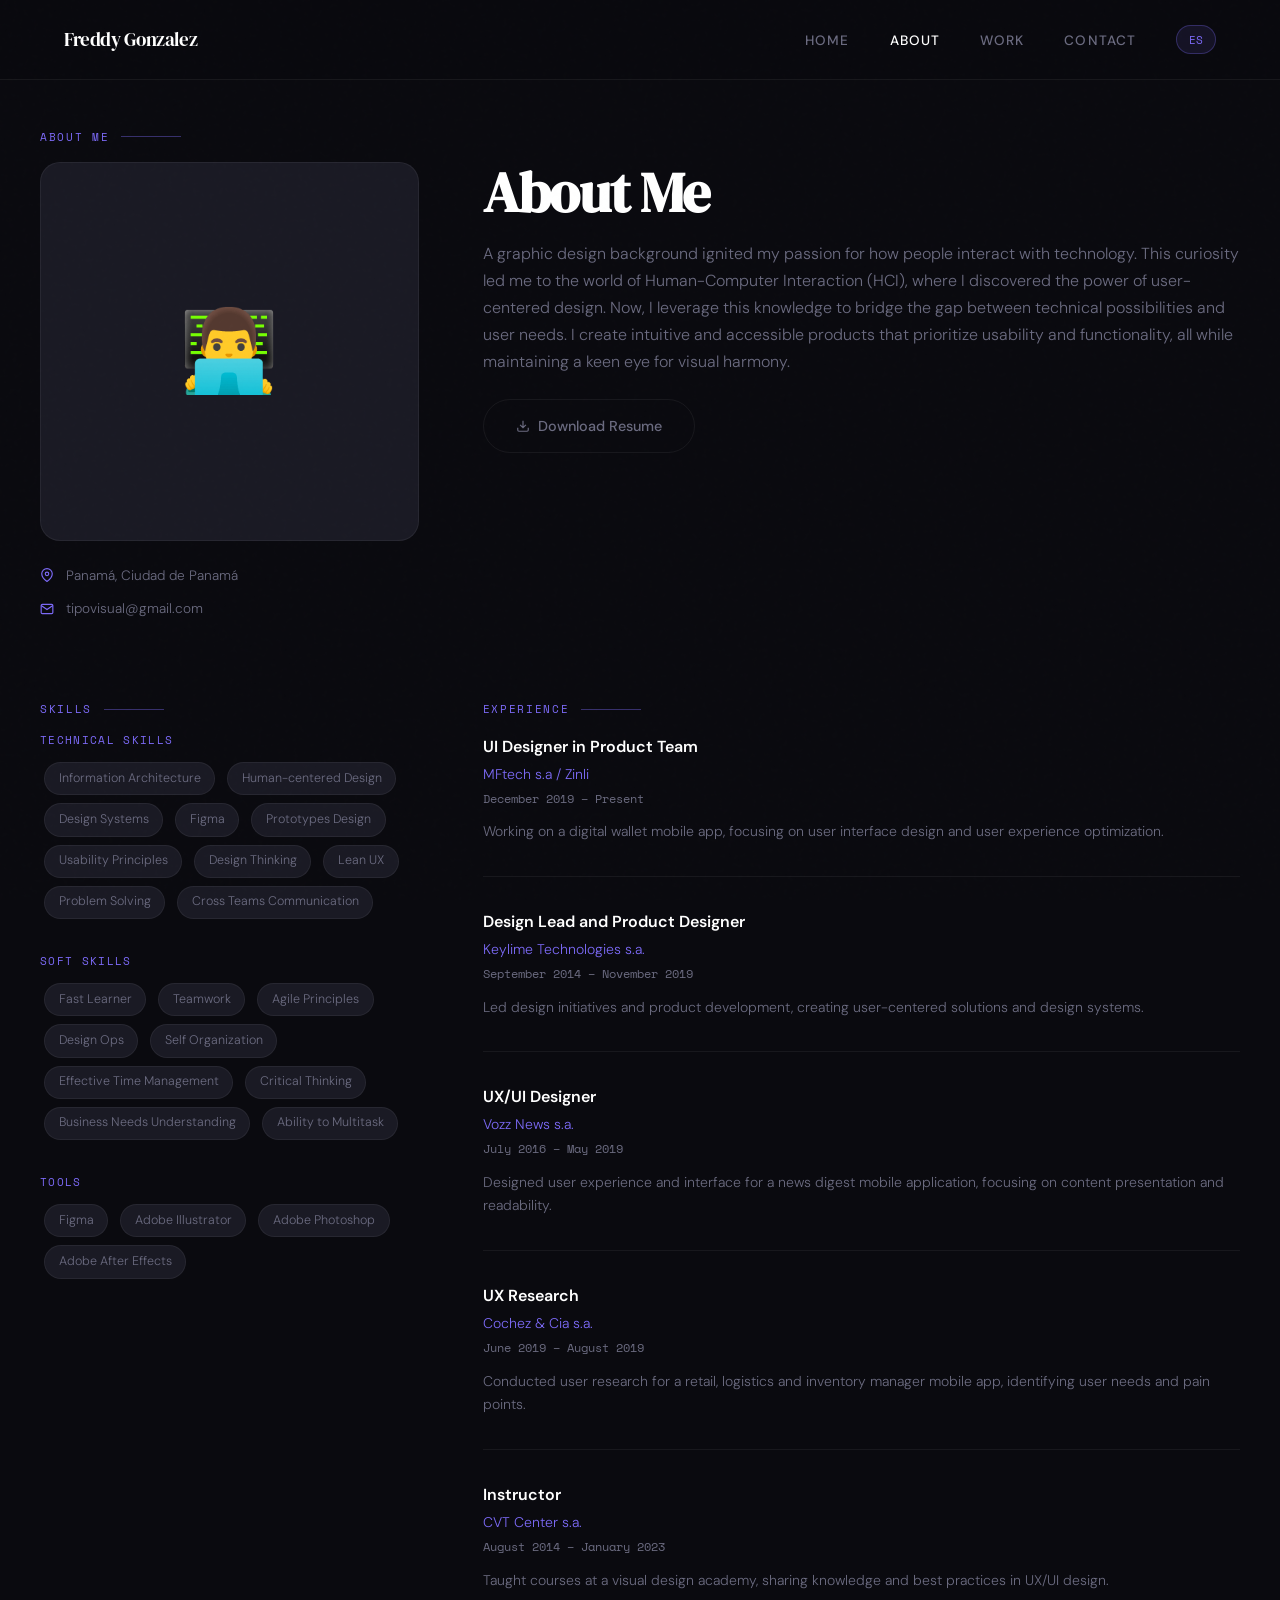
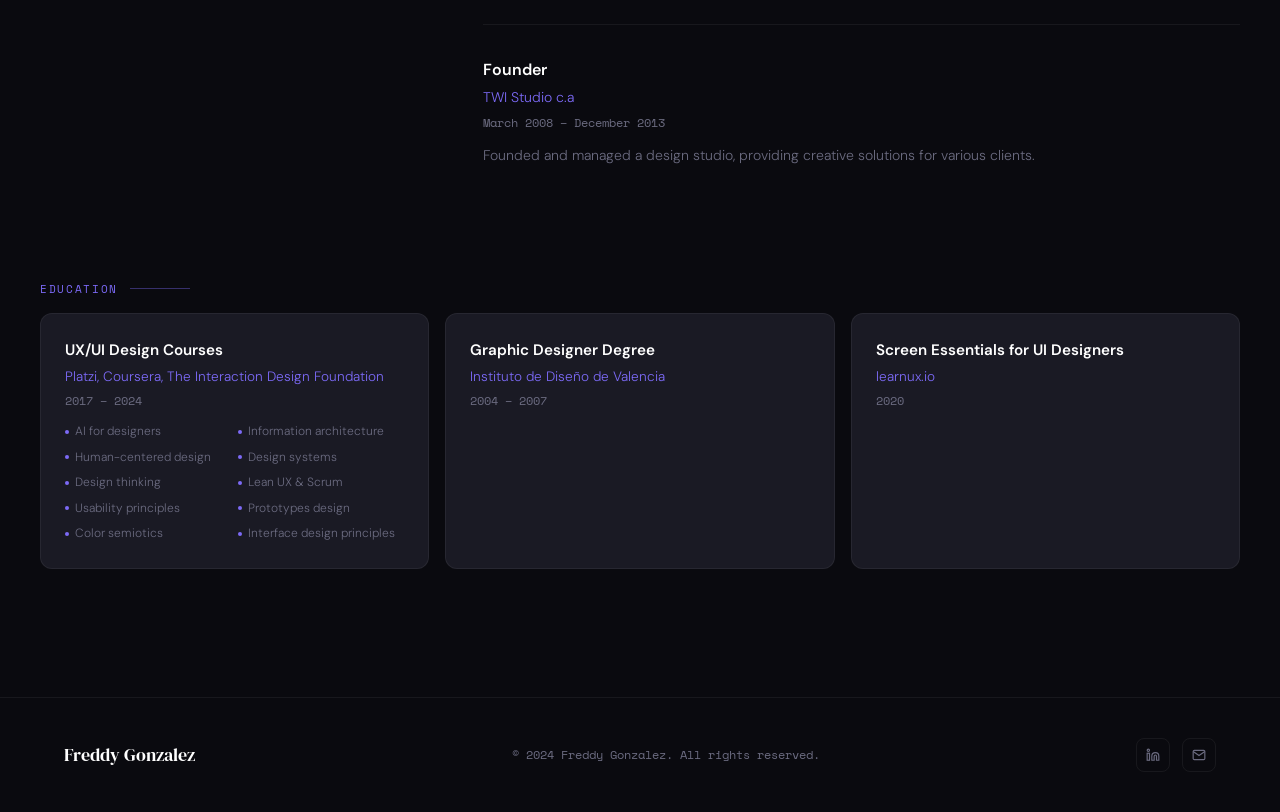
<file: v2/about.html>
<!DOCTYPE html>
<html lang="en">
<head>
  <meta charset="UTF-8">
  <meta name="viewport" content="width=device-width, initial-scale=1.0">
  <title>About — Freddy Gonzalez</title>
  <link rel="preconnect" href="https://fonts.googleapis.com">
  <link href="https://fonts.googleapis.com/css2?family=DM+Serif+Display:ital@0;1&family=DM+Sans:wght@300;400;500;600&family=Space+Mono&display=swap" rel="stylesheet">
  <link rel="stylesheet" href="css/style.css">
</head>
<body>

  <nav id="navbar">
    <a href="index.html" class="nav-logo">Freddy Gonzalez</a>
    <ul class="nav-links" id="navLinks">
      <li><a href="index.html" id="t-home">Home</a></li>
      <li><a href="about.html" class="active" id="t-about">About</a></li>
      <li><a href="work.html" id="t-work">Work</a></li>
      <li><a href="contact.html" id="t-contact">Contact</a></li>
      <li><button class="lang-btn" onclick="Lang.toggle()" id="langBtn">ES</button></li>
    </ul>
    <button class="nav-mobile-btn" onclick="toggleMenu()" aria-label="Menu">
      <svg width="22" height="22" viewBox="0 0 24 24" fill="none" stroke="currentColor" stroke-width="2"><line x1="3" y1="6" x2="21" y2="6"/><line x1="3" y1="12" x2="21" y2="12"/><line x1="3" y1="18" x2="21" y2="18"/></svg>
    </button>
  </nav>

  <main>
    <div class="container section-pad" style="padding-top:8rem">

      <!-- HEADER -->
      <div class="section-label" id="t-label">About Me</div>

      <!-- BIO GRID -->
      <div style="display:grid;grid-template-columns:1fr 2fr;gap:4rem;align-items:start;margin-bottom:5rem">
        <div>
          <div style="aspect-ratio:1;border-radius:20px;background:var(--surface2);border:1px solid var(--border);display:flex;align-items:center;justify-content:center;font-size:5rem;margin-bottom:1.5rem">👨‍💻</div>
          <div style="display:flex;flex-direction:column;gap:0.75rem">
            <div style="display:flex;align-items:center;gap:0.75rem;font-size:0.85rem;color:var(--muted)">
              <svg width="14" height="14" viewBox="0 0 24 24" fill="none" stroke="var(--accent)" stroke-width="2"><path d="M21 10c0 7-9 13-9 13s-9-6-9-13a9 9 0 0118 0z"/><circle cx="12" cy="10" r="3"/></svg>
              Panamá, Ciudad de Panamá
            </div>
            <div style="display:flex;align-items:center;gap:0.75rem;font-size:0.85rem;color:var(--muted)">
              <svg width="14" height="14" viewBox="0 0 24 24" fill="none" stroke="var(--accent)" stroke-width="2"><path d="M4 4h16c1.1 0 2 .9 2 2v12c0 1.1-.9 2-2 2H4c-1.1 0-2-.9-2-2V6c0-1.1.9-2 2-2z"/><polyline points="22,6 12,13 2,6"/></svg>
              tipovisual@gmail.com
            </div>
          </div>
        </div>
        <div>
          <h1 class="section-title" id="t-title">About Me</h1>
          <p class="section-sub" style="margin-bottom:1.5rem" id="t-bio">A graphic design background ignited my passion for how people interact with technology.</p>
          <a href="#" class="btn btn-ghost" id="t-download">
            <svg width="14" height="14" viewBox="0 0 24 24" fill="none" stroke="currentColor" stroke-width="2"><path d="M21 15v4a2 2 0 01-2 2H5a2 2 0 01-2-2v-4M7 10l5 5 5-5M12 15V3"/></svg>
            Download Resume
          </a>
        </div>
      </div>

      <!-- SKILLS + EXPERIENCE GRID -->
      <div style="display:grid;grid-template-columns:1fr 2fr;gap:4rem;margin-bottom:5rem">

        <!-- SKILLS -->
        <div>
          <div class="section-label" id="t-skills-label">Skills</div>

          <div class="skills-group">
            <h3 id="t-tech-label">Technical Skills</h3>
            <div>
              <span class="skill-tag">Information Architecture</span>
              <span class="skill-tag">Human-centered Design</span>
              <span class="skill-tag">Design Systems</span>
              <span class="skill-tag">Figma</span>
              <span class="skill-tag">Prototypes Design</span>
              <span class="skill-tag">Usability Principles</span>
              <span class="skill-tag">Design Thinking</span>
              <span class="skill-tag">Lean UX</span>
              <span class="skill-tag">Problem Solving</span>
              <span class="skill-tag">Cross Teams Communication</span>
            </div>
          </div>

          <div class="skills-group">
            <h3 id="t-soft-label">Soft Skills</h3>
            <div>
              <span class="skill-tag">Fast Learner</span>
              <span class="skill-tag">Teamwork</span>
              <span class="skill-tag">Agile Principles</span>
              <span class="skill-tag">Design Ops</span>
              <span class="skill-tag">Self Organization</span>
              <span class="skill-tag">Effective Time Management</span>
              <span class="skill-tag">Critical Thinking</span>
              <span class="skill-tag">Business Needs Understanding</span>
              <span class="skill-tag">Ability to Multitask</span>
            </div>
          </div>

          <div class="skills-group">
            <h3 id="t-tools-label">Tools</h3>
            <div>
              <span class="skill-tag">Figma</span>
              <span class="skill-tag">Adobe Illustrator</span>
              <span class="skill-tag">Adobe Photoshop</span>
              <span class="skill-tag">Adobe After Effects</span>
            </div>
          </div>
        </div>

        <!-- EXPERIENCE -->
        <div>
          <div class="section-label" id="t-exp-label">Experience</div>

          <div class="exp-item">
            <div class="exp-title" id="e1-title">UI Designer in Product Team</div>
            <div class="exp-company">MFtech s.a / Zinli</div>
            <div class="exp-period" id="e1-period">December 2019 – Present</div>
            <div class="exp-desc" id="e1-desc">Working on a digital wallet mobile app, focusing on user interface design and user experience optimization.</div>
          </div>

          <div class="exp-item">
            <div class="exp-title" id="e2-title">Design Lead and Product Designer</div>
            <div class="exp-company">Keylime Technologies s.a.</div>
            <div class="exp-period">September 2014 – November 2019</div>
            <div class="exp-desc" id="e2-desc">Led design initiatives and product development, creating user-centered solutions and design systems.</div>
          </div>

          <div class="exp-item">
            <div class="exp-title" id="e3-title">UX/UI Designer</div>
            <div class="exp-company">Vozz News s.a.</div>
            <div class="exp-period">July 2016 – May 2019</div>
            <div class="exp-desc" id="e3-desc">Designed user experience and interface for a news digest mobile application, focusing on content presentation and readability.</div>
          </div>

          <div class="exp-item">
            <div class="exp-title" id="e4-title">UX Research</div>
            <div class="exp-company">Cochez & Cia s.a.</div>
            <div class="exp-period">June 2019 – August 2019</div>
            <div class="exp-desc" id="e4-desc">Conducted user research for a retail, logistics and inventory manager mobile app, identifying user needs and pain points.</div>
          </div>

          <div class="exp-item">
            <div class="exp-title" id="e5-title">Instructor</div>
            <div class="exp-company">CVT Center s.a.</div>
            <div class="exp-period">August 2014 – January 2023</div>
            <div class="exp-desc" id="e5-desc">Taught courses at a visual design academy, sharing knowledge and best practices in UX/UI design.</div>
          </div>

          <div class="exp-item">
            <div class="exp-title" id="e6-title">Founder</div>
            <div class="exp-company">TWI Studio c.a</div>
            <div class="exp-period">March 2008 – December 2013</div>
            <div class="exp-desc" id="e6-desc">Founded and managed a design studio, providing creative solutions for various clients.</div>
          </div>
        </div>
      </div>

      <!-- EDUCATION -->
      <div class="section-label" id="t-edu-label">Education</div>
      <div style="display:grid;grid-template-columns:1fr 1fr 1fr;gap:1rem;margin-top:0.5rem">

        <div class="edu-item">
          <div class="edu-degree" id="edu1-deg">UX/UI Design Courses</div>
          <div class="edu-inst">Platzi, Coursera, The Interaction Design Foundation</div>
          <div class="edu-year">2017 – 2024</div>
          <div class="cert-grid">
            <div class="cert-item"><span class="cert-dot"></span>AI for designers</div>
            <div class="cert-item"><span class="cert-dot"></span>Information architecture</div>
            <div class="cert-item"><span class="cert-dot"></span>Human-centered design</div>
            <div class="cert-item"><span class="cert-dot"></span>Design systems</div>
            <div class="cert-item"><span class="cert-dot"></span>Design thinking</div>
            <div class="cert-item"><span class="cert-dot"></span>Lean UX & Scrum</div>
            <div class="cert-item"><span class="cert-dot"></span>Usability principles</div>
            <div class="cert-item"><span class="cert-dot"></span>Prototypes design</div>
            <div class="cert-item"><span class="cert-dot"></span>Color semiotics</div>
            <div class="cert-item"><span class="cert-dot"></span>Interface design principles</div>
          </div>
        </div>

        <div class="edu-item">
          <div class="edu-degree" id="edu2-deg">Graphic Designer Degree</div>
          <div class="edu-inst">Instituto de Diseño de Valencia</div>
          <div class="edu-year">2004 – 2007</div>
        </div>

        <div class="edu-item">
          <div class="edu-degree">Screen Essentials for UI Designers</div>
          <div class="edu-inst">learnux.io</div>
          <div class="edu-year">2020</div>
        </div>

      </div>

    </div>
  </main>

  <footer>
    <div class="footer-logo">Freddy Gonzalez</div>
    <span class="footer-copy" id="t-copy">© 2024 Freddy Gonzalez. All rights reserved.</span>
    <div class="footer-social">
      <a href="https://linkedin.com/in/freddy-gonzalez-13a13a3a/" target="_blank" class="social-btn">
        <svg width="14" height="14" viewBox="0 0 24 24" fill="none" stroke="currentColor" stroke-width="2"><path d="M16 8a6 6 0 0 1 6 6v7h-4v-7a2 2 0 0 0-2-2 2 2 0 0 0-2 2v7h-4v-7a6 6 0 0 1 6-6z"/><rect x="2" y="9" width="4" height="12"/><circle cx="4" cy="4" r="2"/></svg>
      </a>
      <a href="mailto:tipovisual@gmail.com" class="social-btn">
        <svg width="14" height="14" viewBox="0 0 24 24" fill="none" stroke="currentColor" stroke-width="2"><path d="M4 4h16c1.1 0 2 .9 2 2v12c0 1.1-.9 2-2 2H4c-1.1 0-2-.9-2-2V6c0-1.1.9-2 2-2z"/><polyline points="22,6 12,13 2,6"/></svg>
      </a>
    </div>
  </footer>

  <script src="js/data.js"></script>
  <script src="js/i18n.js"></script>
  <script>
    document.getElementById('langBtn').textContent = Lang.current === 'en' ? 'ES' : 'EN';
    document.getElementById('t-home').textContent = Lang.get('nav.home');
    document.getElementById('t-about').textContent = Lang.get('nav.about');
    document.getElementById('t-work').textContent = Lang.get('nav.work');
    document.getElementById('t-contact').textContent = Lang.get('nav.contact');
    document.getElementById('t-label').textContent = Lang.get('about.label');
    document.getElementById('t-title').textContent = Lang.get('about.title');
    document.getElementById('t-bio').textContent = Lang.get('about.bio');
    document.getElementById('t-download').innerHTML = `<svg width="14" height="14" viewBox="0 0 24 24" fill="none" stroke="currentColor" stroke-width="2"><path d="M21 15v4a2 2 0 01-2 2H5a2 2 0 01-2-2v-4M7 10l5 5 5-5M12 15V3"/></svg> ${Lang.get('about.download')}`;
    document.getElementById('t-skills-label').textContent = Lang.get('about.skillsTitle');
    document.getElementById('t-tech-label').textContent = Lang.get('about.techSkills');
    document.getElementById('t-soft-label').textContent = Lang.get('about.softSkills');
    document.getElementById('t-tools-label').textContent = Lang.get('about.tools');
    document.getElementById('t-exp-label').textContent = Lang.get('about.expTitle');
    document.getElementById('t-edu-label').textContent = Lang.get('about.eduTitle');
    document.getElementById('t-copy').textContent = Lang.get('footer.copy');

    if (Lang.current === 'es') {
      document.getElementById('e1-title').textContent = 'Diseñador UI en Equipo de Producto';
      document.getElementById('e1-period').textContent = 'Diciembre 2019 – Presente';
      document.getElementById('e1-desc').textContent = 'Trabajando en una aplicación móvil de billetera digital, enfocado en el diseño de interfaz y optimización de experiencia de usuario.';
      document.getElementById('e2-title').textContent = 'Líder de Diseño y Diseñador de Producto';
      document.getElementById('e2-desc').textContent = 'Lideré iniciativas de diseño y desarrollo de productos, creando soluciones centradas en el usuario y sistemas de diseño.';
      document.getElementById('e3-title').textContent = 'Diseñador UX/UI';
      document.getElementById('e3-desc').textContent = 'Diseñé la experiencia de usuario e interfaz para una aplicación móvil de resumen de noticias.';
      document.getElementById('e4-title').textContent = 'Investigador UX';
      document.getElementById('e4-desc').textContent = 'Realicé investigación de usuarios para una aplicación móvil de gestión de retail, logística e inventario.';
      document.getElementById('e5-title').textContent = 'Instructor';
      document.getElementById('e5-desc').textContent = 'Impartí cursos en una academia de diseño visual, compartiendo conocimientos y mejores prácticas en diseño UX/UI.';
      document.getElementById('e6-title').textContent = 'Fundador';
      document.getElementById('e6-desc').textContent = 'Fundé y gestioné un estudio de diseño, proporcionando soluciones creativas para varios clientes.';
      document.getElementById('edu1-deg').textContent = 'Cursos de Diseño UX/UI';
      document.getElementById('edu2-deg').textContent = 'Título de Diseñador Gráfico';
    }

    window.addEventListener('scroll', () => {
      document.getElementById('navbar').classList.toggle('scrolled', window.scrollY > 10);
    });
    function toggleMenu() {
      document.getElementById('navLinks').classList.toggle('open');
    }
  </script>
</body>
</html>
</file>
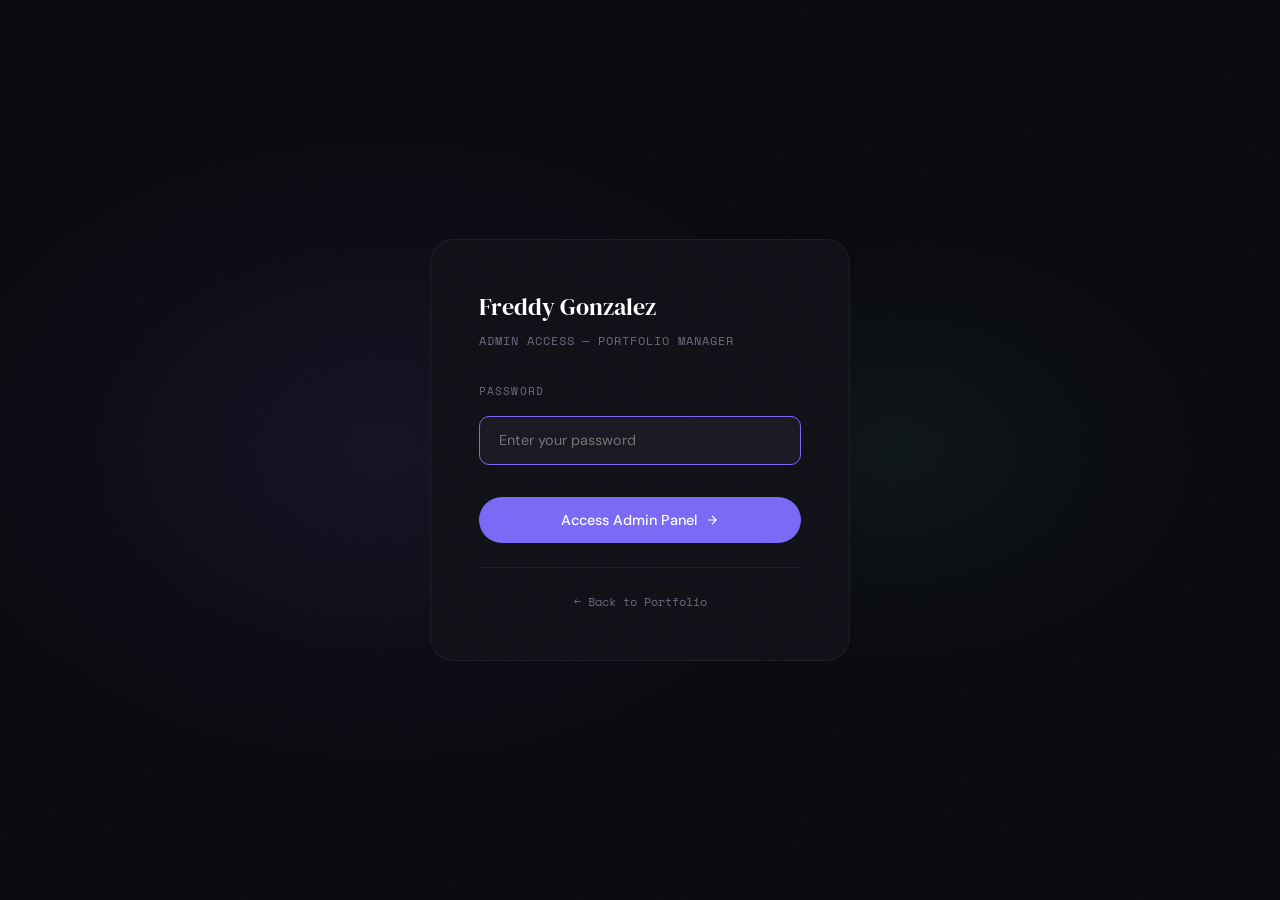
<file: v2/admin.html>
<!DOCTYPE html>
<html lang="en">
<head>
  <meta charset="UTF-8">
  <meta name="viewport" content="width=device-width, initial-scale=1.0">
  <title>Admin — Freddy Gonzalez</title>
  <link rel="preconnect" href="https://fonts.googleapis.com">
  <link href="https://fonts.googleapis.com/css2?family=DM+Serif+Display:ital@0;1&family=DM+Sans:wght@300;400;500;600&family=Space+Mono&display=swap" rel="stylesheet">
  <link rel="stylesheet" href="css/style.css">
  <style>
    /* LOGIN */
    .login-wrap { min-height: 100vh; display: flex; align-items: center; justify-content: center; padding: 2rem; position: relative; overflow: hidden; }
    .login-bg { position: absolute; inset: 0; background: radial-gradient(ellipse 50% 50% at 30% 50%, rgba(124,106,247,0.1) 0%, transparent 70%), radial-gradient(ellipse 40% 40% at 70% 50%, rgba(106,247,200,0.05) 0%, transparent 60%); }
    .login-card { position: relative; background: var(--surface); border: 1px solid var(--border); border-radius: 24px; padding: 3rem; width: 100%; max-width: 420px; }
    .login-logo { font-family: 'DM Serif Display', serif; font-size: 1.5rem; color: var(--white); margin-bottom: 0.25rem; }
    .login-sub { font-size: 0.75rem; color: var(--muted); font-family: 'Space Mono', monospace; margin-bottom: 2rem; letter-spacing: 0.08em; }
    .login-error { background: rgba(247,124,106,0.1); border: 1px solid rgba(247,124,106,0.3); border-radius: 10px; padding: 0.75rem 1rem; font-size: 0.8rem; color: var(--accent2); display: none; margin-bottom: 1rem; }
    .login-error.show { display: block; }
    .login-back { margin-top: 1.5rem; padding-top: 1.5rem; border-top: 1px solid var(--border); font-size: 0.75rem; color: var(--muted); font-family: 'Space Mono', monospace; text-align: center; cursor: pointer; transition: color 0.2s; display: block; text-decoration: none; }
    .login-back:hover { color: var(--text); }

    /* ADMIN PANEL */
    .admin-wrap { display: none; }
    .admin-topbar { position: fixed; top: 0; width: 100%; z-index: 100; padding: 1.25rem 4rem; display: flex; justify-content: space-between; align-items: center; border-bottom: 1px solid var(--border); background: rgba(10,10,15,0.95); backdrop-filter: blur(20px); }
    .admin-logo { font-family: 'DM Serif Display', serif; font-size: 1.1rem; color: var(--white); }
    .admin-badge { font-size: 0.65rem; padding: 0.25rem 0.75rem; border-radius: 100px; background: rgba(124,106,247,0.15); color: var(--accent); border: 1px solid rgba(124,106,247,0.3); font-family: 'Space Mono', monospace; margin-left: 0.75rem; }
    .admin-inner { max-width: 900px; margin: 0 auto; padding: 8rem 4rem 4rem; }
    .admin-panel { background: var(--surface2); border: 1px solid var(--border); border-radius: 20px; overflow: hidden; margin-bottom: 1.5rem; }
    .admin-panel-header { padding: 1.25rem 2rem; border-bottom: 1px solid var(--border); display: flex; justify-content: space-between; align-items: center; background: rgba(124,106,247,0.05); }
    .admin-panel-title { font-family: 'Space Mono', monospace; font-size: 0.8rem; color: var(--accent); letter-spacing: 0.1em; }
    .live-badge { font-size: 0.65rem; padding: 0.25rem 0.75rem; border-radius: 100px; background: rgba(106,247,200,0.1); color: var(--accent3); border: 1px solid rgba(106,247,200,0.2); font-family: 'Space Mono', monospace; display: flex; align-items: center; gap: 0.4rem; }
    .live-dot { width: 6px; height: 6px; border-radius: 50%; background: var(--accent3); animation: pulse 2s infinite; }
    .admin-tabs { display: flex; gap: 0.5rem; padding: 1.25rem 2rem; border-bottom: 1px solid var(--border); }
    .admin-tab { padding: 0.5rem 1.25rem; border-radius: 8px; font-size: 0.8rem; cursor: pointer; border: 1px solid var(--border); color: var(--muted); background: transparent; font-family: 'DM Sans', sans-serif; transition: all 0.2s; }
    .admin-tab.active { background: var(--accent); border-color: var(--accent); color: var(--white); }
    .admin-tab:hover:not(.active) { color: var(--text); border-color: rgba(255,255,255,0.2); }
    .tab-content { padding: 2rem; }
    .tab-pane { display: none; }
    .tab-pane.active { display: block; }
    .cs-item { display: flex; justify-content: space-between; align-items: center; padding: 1rem 1.25rem; background: var(--surface); border: 1px solid var(--border); border-radius: 10px; margin-bottom: 0.75rem; }
    .cs-item-info { display: flex; align-items: center; gap: 1rem; }
    .cs-icon { width: 36px; height: 36px; border-radius: 8px; background: rgba(124,106,247,0.1); display: flex; align-items: center; justify-content: center; font-size: 1rem; flex-shrink: 0; }
    .cs-name { font-size: 0.875rem; color: var(--text); font-weight: 500; }
    .cs-cat { font-size: 0.7rem; color: var(--muted); font-family: 'Space Mono', monospace; }
    .cs-actions { display: flex; gap: 0.5rem; }
    .btn-icon { width: 32px; height: 32px; border-radius: 8px; border: 1px solid var(--border); background: transparent; color: var(--muted); cursor: pointer; display: flex; align-items: center; justify-content: center; font-size: 0.9rem; transition: all 0.2s; }
    .btn-icon:hover { color: var(--white); border-color: rgba(255,255,255,0.3); }
    .add-btn { display: inline-flex; align-items: center; gap: 0.5rem; padding: 0.75rem 1.5rem; background: var(--accent); color: var(--white); border: none; border-radius: 10px; font-size: 0.85rem; cursor: pointer; font-family: 'DM Sans', sans-serif; transition: all 0.2s; margin-top: 1rem; }
    .add-btn:hover { background: #6b5ae6; }
    .settings-grid { display: grid; grid-template-columns: 1fr 1fr; gap: 1rem; margin-bottom: 1.5rem; }
    .toggle-row { display: flex; align-items: center; justify-content: space-between; padding: 1rem 1.25rem; background: var(--surface); border: 1px solid var(--border); border-radius: 10px; margin-bottom: 0.75rem; }
    .toggle-label { font-size: 0.875rem; color: var(--text); }
    .toggle { width: 40px; height: 22px; background: var(--border); border-radius: 100px; cursor: pointer; position: relative; transition: background 0.2s; border: none; flex-shrink: 0; }
    .toggle.on { background: var(--accent); }
    .toggle::after { content: ''; width: 16px; height: 16px; border-radius: 50%; background: var(--white); position: absolute; top: 3px; left: 3px; transition: transform 0.2s; }
    .toggle.on::after { transform: translateX(18px); }

    /* MODAL */
    .modal-overlay { display: none; position: fixed; inset: 0; background: rgba(0,0,0,0.8); backdrop-filter: blur(10px); z-index: 200; align-items: center; justify-content: center; padding: 2rem; }
    .modal-overlay.open { display: flex; }
    .modal { background: var(--surface); border: 1px solid var(--border); border-radius: 20px; padding: 2.5rem; max-width: 520px; width: 100%; }
    .modal h3 { font-family: 'DM Serif Display', serif; font-size: 1.5rem; color: var(--white); margin-bottom: 0.4rem; }
    .modal-sub { color: var(--muted); font-size: 0.875rem; margin-bottom: 2rem; }
    .modal-actions { display: flex; gap: 1rem; justify-content: flex-end; margin-top: 1.5rem; }
    .btn-cancel { padding: 0.7rem 1.5rem; border-radius: 10px; border: 1px solid var(--border); background: transparent; color: var(--muted); cursor: pointer; font-family: 'DM Sans', sans-serif; font-size: 0.875rem; transition: all 0.2s; }
    .btn-cancel:hover { color: var(--white); }

    @media (max-width: 768px) {
      .admin-topbar { padding: 1rem 1.5rem; }
      .admin-inner { padding: 6rem 1.5rem 2rem; }
      .settings-grid { grid-template-columns: 1fr; }
    }
  </style>
</head>
<body>

  <!-- ===== LOGIN ===== -->
  <div class="login-wrap" id="loginWrap">
    <div class="login-bg"></div>
    <div class="login-card">
      <div class="login-logo">Freddy Gonzalez</div>
      <div class="login-sub">ADMIN ACCESS — PORTFOLIO MANAGER</div>
      <div class="login-error" id="loginError">Incorrect password. Please try again.</div>
      <form onsubmit="handleLogin(event)">
        <div class="form-group">
          <label style="font-size:0.7rem;color:var(--muted);letter-spacing:0.1em;text-transform:uppercase;font-family:'Space Mono',monospace;margin-bottom:0.5rem;display:block">Password</label>
          <input type="password" id="passwordInput" placeholder="Enter your password" required
            style="background:var(--surface2);border:1px solid var(--border);border-radius:10px;padding:0.9rem 1.2rem;color:var(--text);font-family:'DM Sans',sans-serif;font-size:0.9rem;outline:none;width:100%;margin-bottom:1rem;transition:border-color 0.2s"
            onfocus="this.style.borderColor='var(--accent)'" onblur="this.style.borderColor='var(--border)'">
        </div>
        <button type="submit" class="btn btn-primary" style="width:100%;justify-content:center">
          Access Admin Panel
          <svg width="14" height="14" viewBox="0 0 24 24" fill="none" stroke="currentColor" stroke-width="2"><path d="M5 12h14M12 5l7 7-7 7"/></svg>
        </button>
      </form>
      <a href="index.html" class="login-back">← Back to Portfolio</a>
    </div>
  </div>

  <!-- ===== ADMIN ===== -->
  <div class="admin-wrap" id="adminWrap">
    <div class="admin-topbar">
      <div style="display:flex;align-items:center">
        <span class="admin-logo">Freddy Gonzalez</span>
        <span class="admin-badge">ADMIN</span>
      </div>
      <div style="display:flex;gap:0.75rem">
        <a href="index.html" class="btn btn-ghost btn-sm">View Portfolio</a>
        <button class="btn btn-ghost btn-sm" onclick="logout()">Logout</button>
      </div>
    </div>

    <div class="admin-inner">
      <div class="section-label">Dashboard</div>
      <h1 class="section-title" style="margin-bottom:2rem">Portfolio Manager</h1>

      <div class="admin-panel">
        <div class="admin-panel-header">
          <span class="admin-panel-title">CONTENT MANAGER</span>
          <span class="live-badge"><span class="live-dot"></span> LIVE</span>
        </div>
        <div class="admin-tabs">
          <button class="admin-tab active" onclick="switchTab(this, 'tab-cs')">Case Studies</button>
          <button class="admin-tab" onclick="switchTab(this, 'tab-settings')">Settings</button>
        </div>
        <div class="tab-content">

          <!-- CASE STUDIES TAB -->
          <div class="tab-pane active" id="tab-cs">
            <div id="csList"></div>
            <button class="add-btn" onclick="openModal()">
              <svg width="14" height="14" viewBox="0 0 24 24" fill="none" stroke="currentColor" stroke-width="2"><line x1="12" y1="5" x2="12" y2="19"/><line x1="5" y1="12" x2="19" y2="12"/></svg>
              Add Case Study
            </button>
          </div>

          <!-- SETTINGS TAB -->
          <div class="tab-pane" id="tab-settings">
            <div class="settings-grid">
              <div class="form-group">
                <label>Designer Name</label>
                <input type="text" value="Freddy Gonzalez">
              </div>
              <div class="form-group">
                <label>Job Title</label>
                <input type="text" value="UX/UI Designer">
              </div>
              <div class="form-group">
                <label>Email</label>
                <input type="email" value="contact@tipovisual.com">
              </div>
              <div class="form-group">
                <label>Location</label>
                <input type="text" value="Panamá, Ciudad de Panamá">
              </div>
              <div class="form-group">
                <label>LinkedIn</label>
                <input type="text" value="linkedin.com/in/freddy-gonzalez-13a13a3a/">
              </div>
              <div class="form-group">
                <label>Admin Password</label>
                <input type="password" id="newPassword" placeholder="Set new password">
              </div>
            </div>
            <div class="toggle-row">
              <span class="toggle-label">Language Selector (EN/ES)</span>
              <button class="toggle on" onclick="this.classList.toggle('on')"></button>
            </div>
            <div class="toggle-row">
              <span class="toggle-label">Available for new projects badge</span>
              <button class="toggle on" onclick="this.classList.toggle('on')"></button>
            </div>
            <button class="add-btn" style="margin-top:1.5rem" onclick="saveSettings()">Save Settings</button>
          </div>

        </div>
      </div>
    </div>
  </div>

  <!-- ADD MODAL -->
  <div class="modal-overlay" id="addModal">
    <div class="modal">
      <h3>New Case Study</h3>
      <p class="modal-sub">Fill in the details for the new project</p>
      <div class="form-group">
        <label>Title</label>
        <input type="text" id="newTitle" placeholder="Project title">
      </div>
      <div class="form-group">
        <label>Category</label>
        <input type="text" id="newCategory" placeholder="e.g. Mobile App, Web Design">
      </div>
      <div class="form-group">
        <label>Description</label>
        <textarea id="newDesc" placeholder="Brief description" style="min-height:100px"></textarea>
      </div>
      <div class="form-group">
        <label>Tags (comma separated)</label>
        <input type="text" id="newTags" placeholder="UX Research, Mobile, Fintech">
      </div>
      <div class="modal-actions">
        <button class="btn-cancel" onclick="closeModal()">Cancel</button>
        <button class="btn btn-primary" onclick="addCase()">Add Case Study</button>
      </div>
    </div>
  </div>

  <script src="js/data.js"></script>
  <script src="js/i18n.js"></script>
  <script>
    // ===== PASSWORD =====
    // Change this to your desired password
    const ADMIN_PASSWORD = 'freddy2024';

    function handleLogin(e) {
      e.preventDefault();
      const pw = document.getElementById('passwordInput').value;
      if (pw === ADMIN_PASSWORD) {
        document.getElementById('loginError').classList.remove('show');
        document.getElementById('passwordInput').value = '';
        document.getElementById('loginWrap').style.display = 'none';
        document.getElementById('adminWrap').style.display = 'block';
        renderList();
      } else {
        document.getElementById('loginError').classList.add('show');
        document.getElementById('passwordInput').value = '';
        document.getElementById('passwordInput').focus();
      }
    }

    function logout() {
      document.getElementById('adminWrap').style.display = 'none';
      document.getElementById('loginWrap').style.display = 'flex';
      setTimeout(() => document.getElementById('passwordInput').focus(), 100);
    }

    // ===== TABS =====
    function switchTab(btn, tabId) {
      document.querySelectorAll('.admin-tab').forEach(t => t.classList.remove('active'));
      document.querySelectorAll('.tab-pane').forEach(p => p.classList.remove('active'));
      btn.classList.add('active');
      document.getElementById(tabId).classList.add('active');
    }

    // ===== CASE STUDIES LIST =====
    function renderList() {
      const list = document.getElementById('csList');
      const emojis = ['📦','💳','🛒','🎓','💰','🎯','🚀','💡','🎨','📱'];
      list.innerHTML = caseStudies.map((cs, i) => `
        <div class="cs-item">
          <div class="cs-item-info">
            <div class="cs-icon">${cs.emoji || emojis[i % emojis.length]}</div>
            <div>
              <div class="cs-name">${cs.title}</div>
              <div class="cs-cat">${cs.category}</div>
            </div>
          </div>
          <div class="cs-actions">
            <a href="case.html?id=${cs.id}" target="_blank" class="btn-icon" title="Preview">👁</a>
            <button class="btn-icon" title="Delete" onclick="deleteCase(${i})">🗑</button>
          </div>
        </div>
      `).join('');
    }

    function deleteCase(i) {
      if (confirm(`Delete "${caseStudies[i].title}"?\n\nThis cannot be undone.`)) {
        caseStudies.splice(i, 1);
        renderList();
      }
    }

    // ===== ADD MODAL =====
    function openModal() {
      document.getElementById('addModal').classList.add('open');
      document.getElementById('newTitle').focus();
    }

    function closeModal() {
      document.getElementById('addModal').classList.remove('open');
      ['newTitle','newCategory','newDesc','newTags'].forEach(id => document.getElementById(id).value = '');
    }

    function addCase() {
      const title = document.getElementById('newTitle').value.trim();
      const category = document.getElementById('newCategory').value.trim();
      const desc = document.getElementById('newDesc').value.trim();
      const tagsRaw = document.getElementById('newTags').value;
      if (!title) { alert('Please enter a title.'); return; }
      const tags = tagsRaw ? tagsRaw.split(',').map(t => t.trim()).filter(Boolean) : [category];
      const emojis = ['🎯','🚀','💡','⚡','🎨','🔮','🌐','📱'];
      caseStudies.push({
        id: title.toLowerCase().replace(/[^a-z0-9]+/g, '-'),
        title, titleEs: title,
        category, categoryEs: category,
        description: desc, descriptionEs: desc,
        tags, emoji: emojis[Math.floor(Math.random() * emojis.length)],
        role: 'UX Designer', duration: 'TBD',
        tools: [], challenge: '', challengeEs: '',
        process: { research:'', researchEs:'', ideation:'', ideationEs:'', wireframes:'', wireframesEs:'', testing:'', testingEs:'' },
        solution: '', solutionEs: '',
        metrics: [], learnings: '', learningsEs: '',
        next: caseStudies[0]?.id || ''
      });
      renderList();
      closeModal();
    }

    // ===== SETTINGS =====
    function saveSettings() {
      const newPw = document.getElementById('newPassword').value.trim();
      if (newPw) {
        alert(`Password updated!\n\nRemember to update it in admin.html:\nconst ADMIN_PASSWORD = '${newPw}';`);
      } else {
        alert('Settings saved!');
      }
    }

    // ===== MODAL CLOSE ON OVERLAY =====
    document.getElementById('addModal').addEventListener('click', function(e) {
      if (e.target === this) closeModal();
    });

    // Focus password on load
    window.addEventListener('DOMContentLoaded', () => {
      document.getElementById('passwordInput').focus();
    });
  </script>
</body>
</html>
</file>
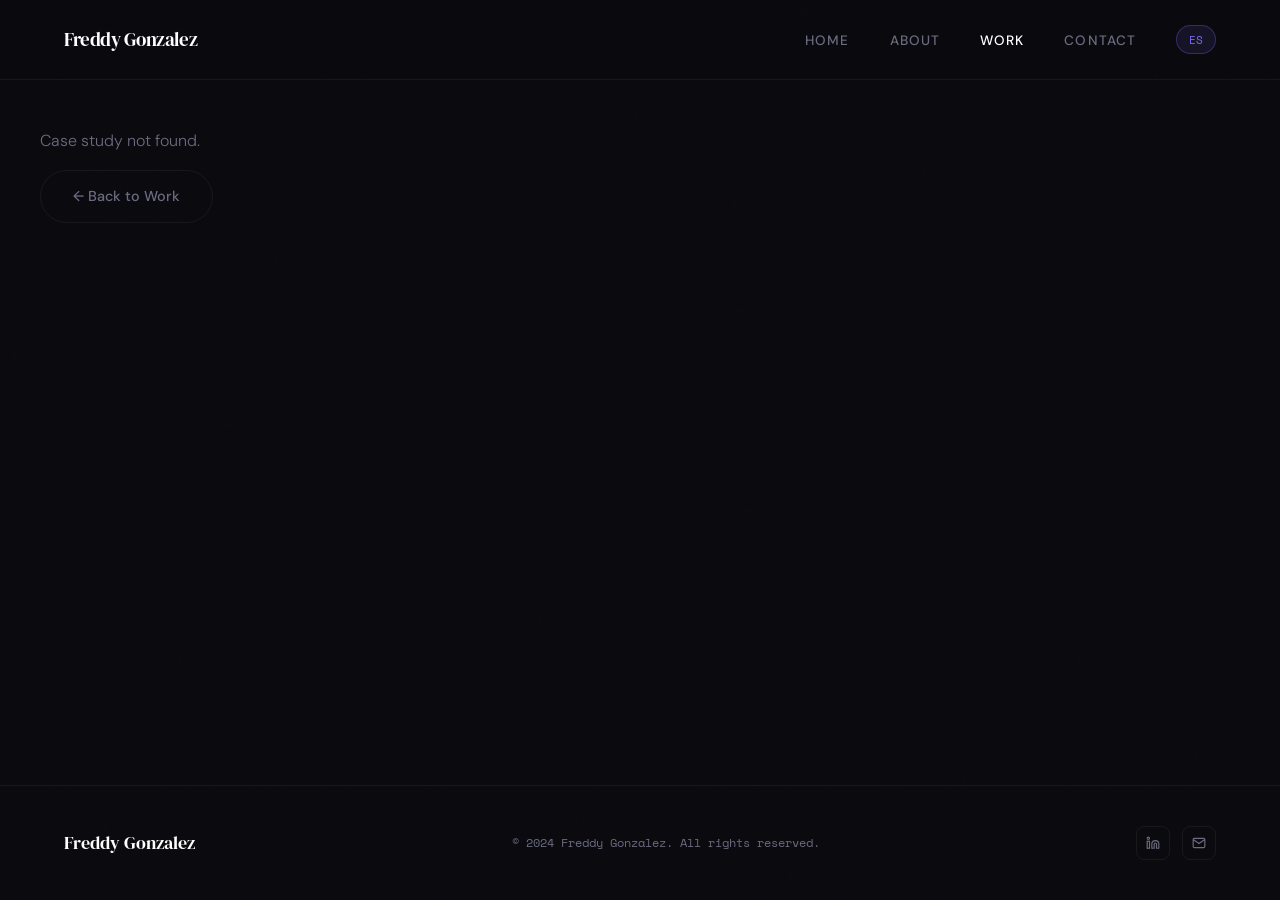
<file: v2/case.html>
<!DOCTYPE html>
<html lang="en">
<head>
  <meta charset="UTF-8">
  <meta name="viewport" content="width=device-width, initial-scale=1.0">
  <title>Case Study — Freddy Gonzalez</title>
  <link rel="preconnect" href="https://fonts.googleapis.com">
  <link href="https://fonts.googleapis.com/css2?family=DM+Serif+Display:ital@0;1&family=DM+Sans:wght@300;400;500;600&family=Space+Mono&display=swap" rel="stylesheet">
  <link rel="stylesheet" href="css/style.css">
</head>
<body>

  <nav id="navbar">
    <a href="index.html" class="nav-logo">Freddy Gonzalez</a>
    <ul class="nav-links" id="navLinks">
      <li><a href="index.html" id="t-home">Home</a></li>
      <li><a href="about.html" id="t-about">About</a></li>
      <li><a href="work.html" class="active" id="t-work">Work</a></li>
      <li><a href="contact.html" id="t-contact">Contact</a></li>
      <li><button class="lang-btn" onclick="Lang.toggle()" id="langBtn">ES</button></li>
    </ul>
    <button class="nav-mobile-btn" onclick="toggleMenu()" aria-label="Menu">
      <svg width="22" height="22" viewBox="0 0 24 24" fill="none" stroke="currentColor" stroke-width="2"><line x1="3" y1="6" x2="21" y2="6"/><line x1="3" y1="12" x2="21" y2="12"/><line x1="3" y1="18" x2="21" y2="18"/></svg>
    </button>
  </nav>

  <main>
    <div class="container section-pad" style="padding-top:8rem" id="caseContent">
      <!-- Populated by JS -->
      <p style="color:var(--muted)">Loading...</p>
    </div>
  </main>

  <footer>
    <div class="footer-logo">Freddy Gonzalez</div>
    <span class="footer-copy" id="t-copy">© 2024 Freddy Gonzalez. All rights reserved.</span>
    <div class="footer-social">
      <a href="https://linkedin.com/in/freddy-gonzalez-13a13a3a/" target="_blank" class="social-btn">
        <svg width="14" height="14" viewBox="0 0 24 24" fill="none" stroke="currentColor" stroke-width="2"><path d="M16 8a6 6 0 0 1 6 6v7h-4v-7a2 2 0 0 0-2-2 2 2 0 0 0-2 2v7h-4v-7a6 6 0 0 1 6-6z"/><rect x="2" y="9" width="4" height="12"/><circle cx="4" cy="4" r="2"/></svg>
      </a>
      <a href="mailto:tipovisual@gmail.com" class="social-btn">
        <svg width="14" height="14" viewBox="0 0 24 24" fill="none" stroke="currentColor" stroke-width="2"><path d="M4 4h16c1.1 0 2 .9 2 2v12c0 1.1-.9 2-2 2H4c-1.1 0-2-.9-2-2V6c0-1.1.9-2 2-2z"/><polyline points="22,6 12,13 2,6"/></svg>
      </a>
    </div>
  </footer>

  <script src="js/data.js"></script>
  <script src="js/i18n.js"></script>
  <script>
    document.getElementById('langBtn').textContent = Lang.current === 'en' ? 'ES' : 'EN';
    document.getElementById('t-home').textContent = Lang.get('nav.home');
    document.getElementById('t-about').textContent = Lang.get('nav.about');
    document.getElementById('t-work').textContent = Lang.get('nav.work');
    document.getElementById('t-contact').textContent = Lang.get('nav.contact');
    document.getElementById('t-copy').textContent = Lang.get('footer.copy');

    // Get case study id from URL
    const params = new URLSearchParams(window.location.search);
    const id = params.get('id');
    const cs = caseStudies.find(c => c.id === id);

    if (!cs) {
      document.getElementById('caseContent').innerHTML = `
        <p style="color:var(--muted)">Case study not found.</p>
        <a href="work.html" class="btn btn-ghost" style="margin-top:1rem">← Back to Work</a>`;
    } else {
      const title   = Lang.cs(cs, 'title');
      const cat     = Lang.cs(cs, 'category');
      const desc    = Lang.cs(cs, 'description');
      const chall   = Lang.cs(cs, 'challenge');
      const sol     = Lang.cs(cs, 'solution');
      const learn   = Lang.cs(cs, 'learnings');
      const nextCs  = caseStudies.find(c => c.id === cs.next) || caseStudies[0];
      const nextTitle = Lang.cs(nextCs, 'title');

      document.title = `${title} — Freddy Gonzalez`;

      document.getElementById('caseContent').innerHTML = `
        <a href="work.html" class="btn btn-ghost btn-sm" style="margin-bottom:2rem;border-radius:100px">
          ← ${Lang.get('case.back').replace('← ','')}
        </a>

        <div class="section-label">${cat}</div>
        <h1 class="section-title">${title}</h1>
        <p class="section-sub" style="margin-bottom:3rem;max-width:700px">${desc}</p>

        <!-- Hero image placeholder -->
        <div class="cs-hero">${cs.emoji}</div>

        <!-- Meta -->
        <div class="cs-meta">
          <div class="cs-meta-item">
            <div class="cs-meta-label">${Lang.get('case.role')}</div>
            <div class="cs-meta-value">${cs.role}</div>
          </div>
          <div class="cs-meta-item">
            <div class="cs-meta-label">${Lang.get('case.duration')}</div>
            <div class="cs-meta-value">${cs.duration}</div>
          </div>
          <div class="cs-meta-item">
            <div class="cs-meta-label">${Lang.get('case.tools')}</div>
            <div class="cs-meta-value">${cs.tools.join(', ')}</div>
          </div>
        </div>

        <!-- Challenge -->
        <div class="cs-section">
          <h2>${Lang.get('case.challenge')}</h2>
          <p>${chall}</p>
          <div class="cs-images">
            <div class="cs-img-box">RESEARCH IMAGE 01</div>
            <div class="cs-img-box">RESEARCH IMAGE 02</div>
          </div>
        </div>

        <!-- Process -->
        <div class="cs-section">
          <h2>${Lang.get('case.process')}</h2>

          <h3>${Lang.get('case.research')}</h3>
          <p>${Lang.current === 'es' ? cs.process.researchEs : cs.process.research}</p>

          <h3>${Lang.get('case.ideation')}</h3>
          <p>${Lang.current === 'es' ? cs.process.ideationEs : cs.process.ideation}</p>
          <div class="cs-images">
            <div class="cs-img-box">IDEATION IMAGE 01</div>
            <div class="cs-img-box">IDEATION IMAGE 02</div>
          </div>

          <h3>${Lang.get('case.wireframes')}</h3>
          <p>${Lang.current === 'es' ? cs.process.wireframesEs : cs.process.wireframes}</p>

          <h3>${Lang.get('case.testing')}</h3>
          <p>${Lang.current === 'es' ? cs.process.testingEs : cs.process.testing}</p>
          <div class="cs-images">
            <div class="cs-img-box">TESTING IMAGE 01</div>
            <div class="cs-img-box">TESTING IMAGE 02</div>
          </div>
        </div>

        <!-- Solution -->
        <div class="cs-section">
          <h2>${Lang.get('case.solution')}</h2>
          <p>${sol}</p>
          <div class="cs-images">
            <div class="cs-img-box">SOLUTION IMAGE 01</div>
            <div class="cs-img-box">SOLUTION IMAGE 02</div>
          </div>
        </div>

        <!-- Results -->
        <div class="cs-section">
          <h2>${Lang.get('case.results')}</h2>
          <div class="metrics-grid">
            ${cs.metrics.map(m => `
              <div class="metric-card">
                <div class="metric-val">${m.value}</div>
                <div class="metric-label">${Lang.current === 'es' ? m.labelEs : m.label}</div>
              </div>`).join('')}
          </div>
        </div>

        <!-- Learnings -->
        <div class="cs-section">
          <h2>${Lang.get('case.learnings')}</h2>
          <p>${learn}</p>
        </div>

        <!-- Next project -->
        <div style="margin-top:1rem">
          <p style="font-size:0.7rem;color:var(--muted);font-family:'Space Mono',monospace;letter-spacing:0.1em;text-transform:uppercase;margin-bottom:1rem">${Lang.get('case.next')}</p>
          <a href="case.html?id=${nextCs.id}" class="next-project-card">
            <div class="next-label">${nextCs.emoji}</div>
            <div class="next-title">${nextTitle}</div>
            <span class="btn btn-ghost" style="margin:0 auto">${Lang.get('work.viewCase')} →</span>
          </a>
        </div>
      `;
    }

    window.addEventListener('scroll', () => {
      document.getElementById('navbar').classList.toggle('scrolled', window.scrollY > 10);
    });
    function toggleMenu() {
      document.getElementById('navLinks').classList.toggle('open');
    }
  </script>
</body>
</html>
</file>
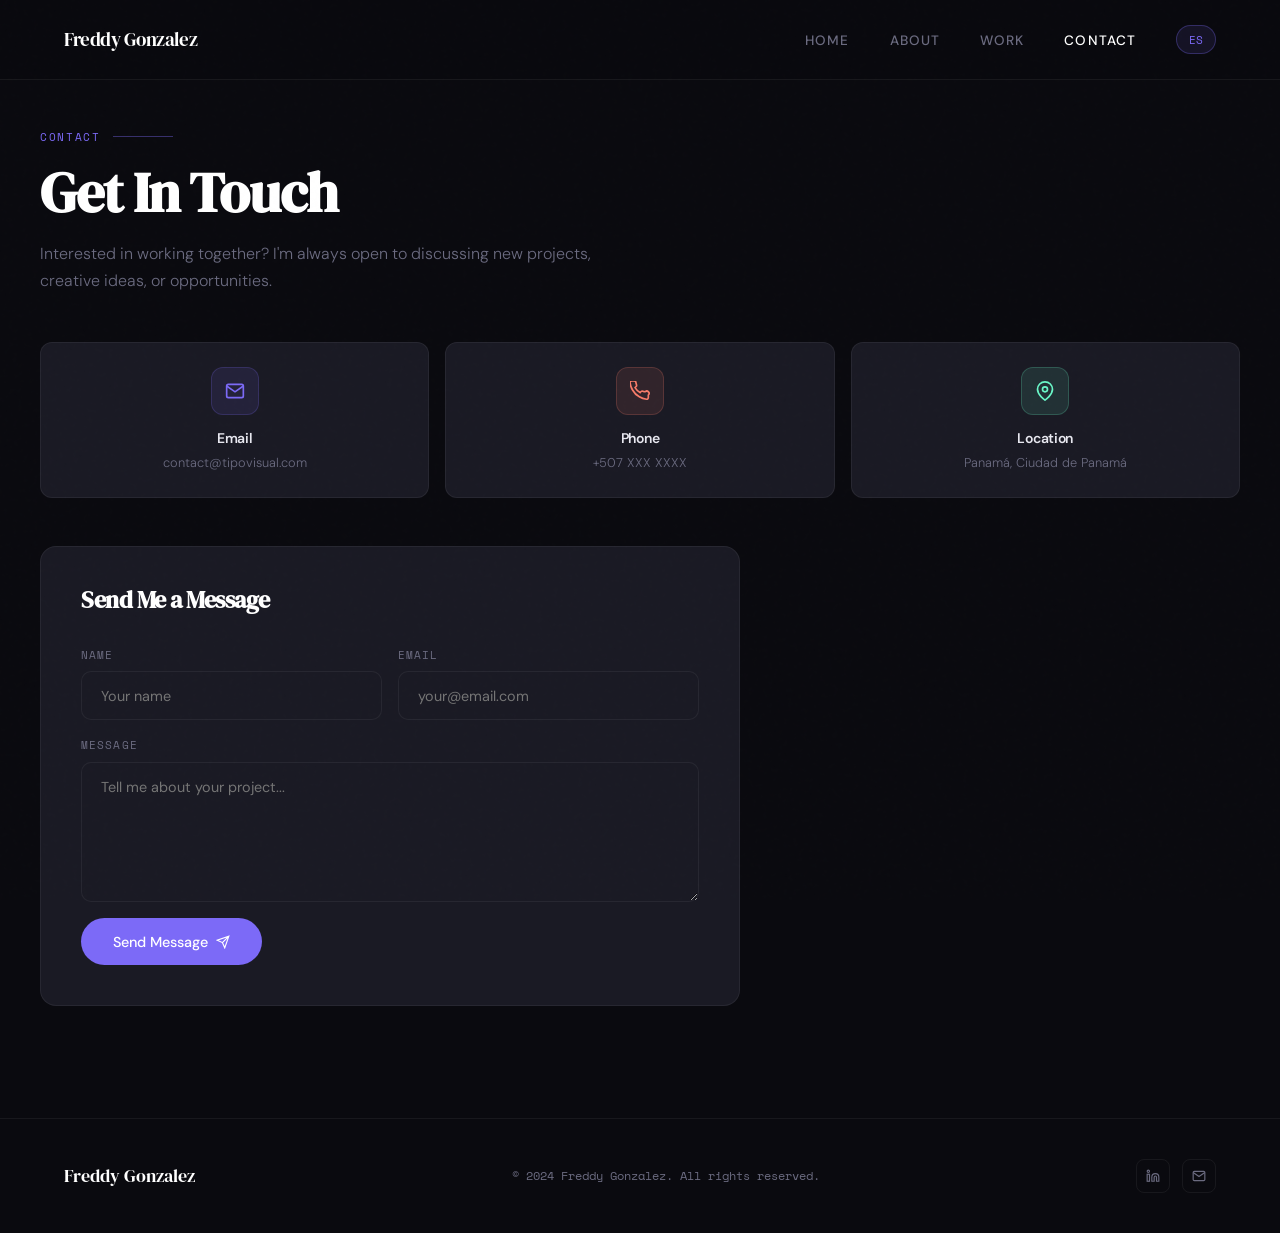
<file: v2/contact.html>
<!DOCTYPE html>
<html lang="en">
<head>
  <meta charset="UTF-8">
  <meta name="viewport" content="width=device-width, initial-scale=1.0">
  <title>Contact — Freddy Gonzalez</title>
  <link rel="preconnect" href="https://fonts.googleapis.com">
  <link href="https://fonts.googleapis.com/css2?family=DM+Serif+Display:ital@0;1&family=DM+Sans:wght@300;400;500;600&family=Space+Mono&display=swap" rel="stylesheet">
  <link rel="stylesheet" href="css/style.css">
</head>
<body>

  <nav id="navbar">
    <a href="index.html" class="nav-logo">Freddy Gonzalez</a>
    <ul class="nav-links" id="navLinks">
      <li><a href="index.html" id="t-home">Home</a></li>
      <li><a href="about.html" id="t-about">About</a></li>
      <li><a href="work.html" id="t-work">Work</a></li>
      <li><a href="contact.html" class="active" id="t-contact">Contact</a></li>
      <li><button class="lang-btn" onclick="Lang.toggle()" id="langBtn">ES</button></li>
    </ul>
    <button class="nav-mobile-btn" onclick="toggleMenu()" aria-label="Menu">
      <svg width="22" height="22" viewBox="0 0 24 24" fill="none" stroke="currentColor" stroke-width="2"><line x1="3" y1="6" x2="21" y2="6"/><line x1="3" y1="12" x2="21" y2="12"/><line x1="3" y1="18" x2="21" y2="18"/></svg>
    </button>
  </nav>

  <main>
    <div class="container section-pad" style="padding-top:8rem">

      <div class="section-label" id="t-label">Contact</div>
      <h1 class="section-title" id="t-title">Get In Touch</h1>
      <p class="section-sub" style="max-width:600px;margin-bottom:3rem" id="t-sub">Interested in working together? I'm always open to discussing new projects, creative ideas, or opportunities.</p>

      <!-- INFO CARDS -->
      <div class="contact-cards">
        <div class="contact-card">
          <div class="contact-card-icon" style="background:rgba(124,106,247,0.1);border:1px solid rgba(124,106,247,0.2)">
            <svg width="20" height="20" viewBox="0 0 24 24" fill="none" stroke="var(--accent)" stroke-width="2"><path d="M4 4h16c1.1 0 2 .9 2 2v12c0 1.1-.9 2-2 2H4c-1.1 0-2-.9-2-2V6c0-1.1.9-2 2-2z"/><polyline points="22,6 12,13 2,6"/></svg>
          </div>
          <h3 id="t-email-label">Email</h3>
          <p>contact@tipovisual.com</p>
        </div>
        <div class="contact-card">
          <div class="contact-card-icon" style="background:rgba(247,124,106,0.1);border:1px solid rgba(247,124,106,0.2)">
            <svg width="20" height="20" viewBox="0 0 24 24" fill="none" stroke="var(--accent2)" stroke-width="2"><path d="M22 16.92v3a2 2 0 01-2.18 2 19.79 19.79 0 01-8.63-3.07A19.5 19.5 0 013.07 10.8 19.79 19.79 0 01.1 2.18 2 2 0 012.07 0h3a2 2 0 012 1.72c.127.96.361 1.903.7 2.81a2 2 0 01-.45 2.11L6.09 7.91a16 16 0 006 6l1.27-1.27a2 2 0 012.11-.45c.907.339 1.85.573 2.81.7A2 2 0 0122 16.92z"/></svg>
          </div>
          <h3 id="t-phone-label">Phone</h3>
          <p>+507 XXX XXXX</p>
        </div>
        <div class="contact-card">
          <div class="contact-card-icon" style="background:rgba(106,247,200,0.1);border:1px solid rgba(106,247,200,0.2)">
            <svg width="20" height="20" viewBox="0 0 24 24" fill="none" stroke="var(--accent3)" stroke-width="2"><path d="M21 10c0 7-9 13-9 13s-9-6-9-13a9 9 0 0118 0z"/><circle cx="12" cy="10" r="3"/></svg>
          </div>
          <h3 id="t-loc-label">Location</h3>
          <p>Panamá, Ciudad de Panamá</p>
        </div>
      </div>

      <!-- FORM -->
      <div style="background:var(--surface2);border:1px solid var(--border);border-radius:16px;padding:2.5rem;max-width:700px">
        <h2 style="font-size:1.5rem;margin-bottom:2rem" id="t-form-title">Send Me a Message</h2>
        <div class="form-success" id="formSuccess"></div>
        <form id="contactForm" onsubmit="handleSubmit(event)">
          <div class="form-grid">
            <div class="form-group">
              <label id="t-name">Name</label>
              <input type="text" placeholder="Your name" required>
            </div>
            <div class="form-group">
              <label id="t-email">Email</label>
              <input type="email" placeholder="your@email.com" required>
            </div>
          </div>
          <div class="form-group">
            <label id="t-msg">Message</label>
            <textarea placeholder="Tell me about your project..." required></textarea>
          </div>
          <button type="submit" class="btn btn-primary" id="t-send">
            Send Message
            <svg width="14" height="14" viewBox="0 0 24 24" fill="none" stroke="currentColor" stroke-width="2"><path d="M22 2L11 13M22 2l-7 20-4-9-9-4 20-7z"/></svg>
          </button>
        </form>
      </div>

    </div>
  </main>

  <footer>
    <div class="footer-logo">Freddy Gonzalez</div>
    <span class="footer-copy" id="t-copy">© 2024 Freddy Gonzalez. All rights reserved.</span>
    <div class="footer-social">
      <a href="https://linkedin.com/in/freddy-gonzalez-13a13a3a/" target="_blank" class="social-btn">
        <svg width="14" height="14" viewBox="0 0 24 24" fill="none" stroke="currentColor" stroke-width="2"><path d="M16 8a6 6 0 0 1 6 6v7h-4v-7a2 2 0 0 0-2-2 2 2 0 0 0-2 2v7h-4v-7a6 6 0 0 1 6-6z"/><rect x="2" y="9" width="4" height="12"/><circle cx="4" cy="4" r="2"/></svg>
      </a>
      <a href="mailto:tipovisual@gmail.com" class="social-btn">
        <svg width="14" height="14" viewBox="0 0 24 24" fill="none" stroke="currentColor" stroke-width="2"><path d="M4 4h16c1.1 0 2 .9 2 2v12c0 1.1-.9 2-2 2H4c-1.1 0-2-.9-2-2V6c0-1.1.9-2 2-2z"/><polyline points="22,6 12,13 2,6"/></svg>
      </a>
    </div>
  </footer>

  <script src="js/data.js"></script>
  <script src="js/i18n.js"></script>
  <script>
    document.getElementById('langBtn').textContent = Lang.current === 'en' ? 'ES' : 'EN';
    document.getElementById('t-home').textContent = Lang.get('nav.home');
    document.getElementById('t-about').textContent = Lang.get('nav.about');
    document.getElementById('t-work').textContent = Lang.get('nav.work');
    document.getElementById('t-contact').textContent = Lang.get('nav.contact');
    document.getElementById('t-label').textContent = Lang.get('contact.label');
    document.getElementById('t-title').textContent = Lang.get('contact.title');
    document.getElementById('t-sub').textContent = Lang.get('contact.sub');
    document.getElementById('t-email-label').textContent = Lang.get('contact.email');
    document.getElementById('t-phone-label').textContent = Lang.get('contact.phone');
    document.getElementById('t-loc-label').textContent = Lang.get('contact.location');
    document.getElementById('t-form-title').textContent = Lang.get('contact.formTitle');
    document.getElementById('t-name').textContent = Lang.get('contact.name');
    document.getElementById('t-email').textContent = Lang.get('contact.emailField');
    document.getElementById('t-msg').textContent = Lang.get('contact.message');
    document.getElementById('t-send').innerHTML = `${Lang.get('contact.send')} <svg width="14" height="14" viewBox="0 0 24 24" fill="none" stroke="currentColor" stroke-width="2"><path d="M22 2L11 13M22 2l-7 20-4-9-9-4 20-7z"/></svg>`;
    document.getElementById('t-copy').textContent = Lang.get('footer.copy');

    function handleSubmit(e) {
      e.preventDefault();
      const s = document.getElementById('formSuccess');
      s.textContent = Lang.get('contact.success');
      s.classList.add('show');
      e.target.reset();
      setTimeout(() => s.classList.remove('show'), 5000);
    }

    window.addEventListener('scroll', () => {
      document.getElementById('navbar').classList.toggle('scrolled', window.scrollY > 10);
    });
    function toggleMenu() {
      document.getElementById('navLinks').classList.toggle('open');
    }
  </script>
</body>
</html>
</file>
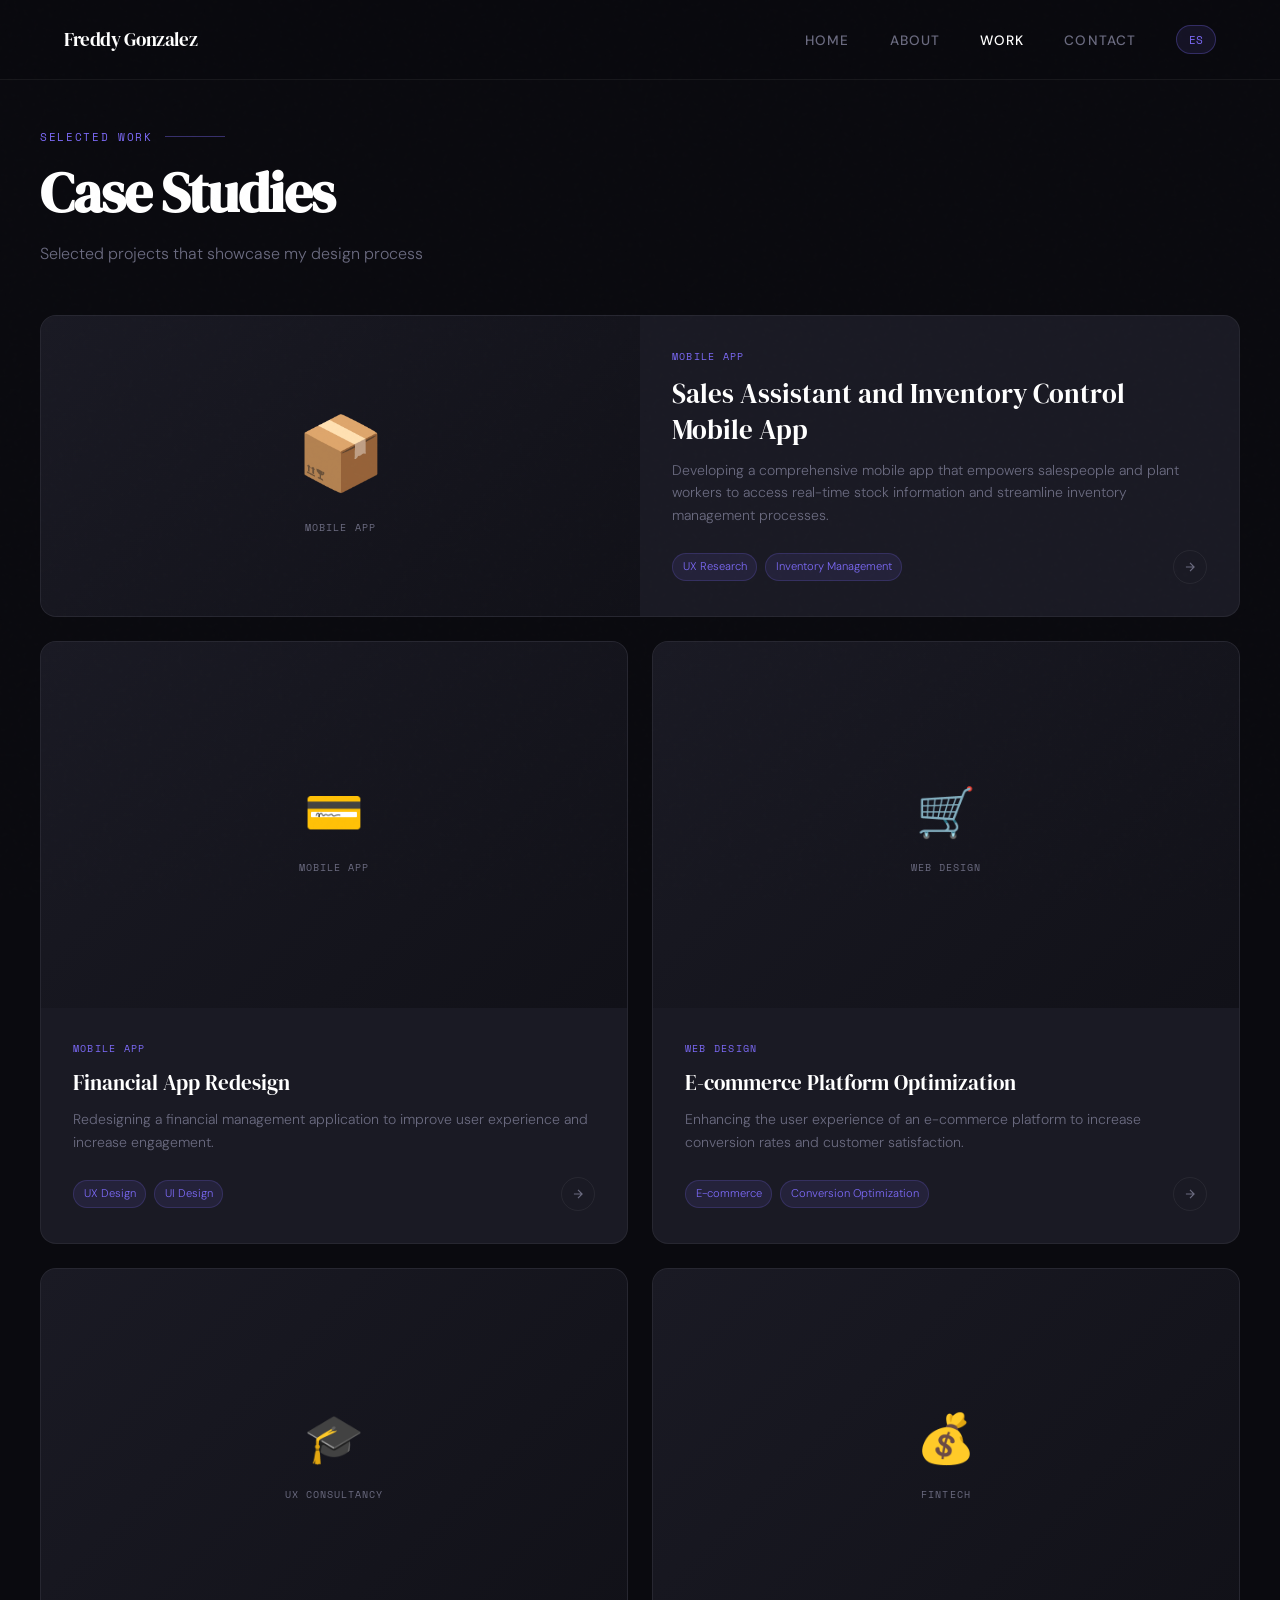
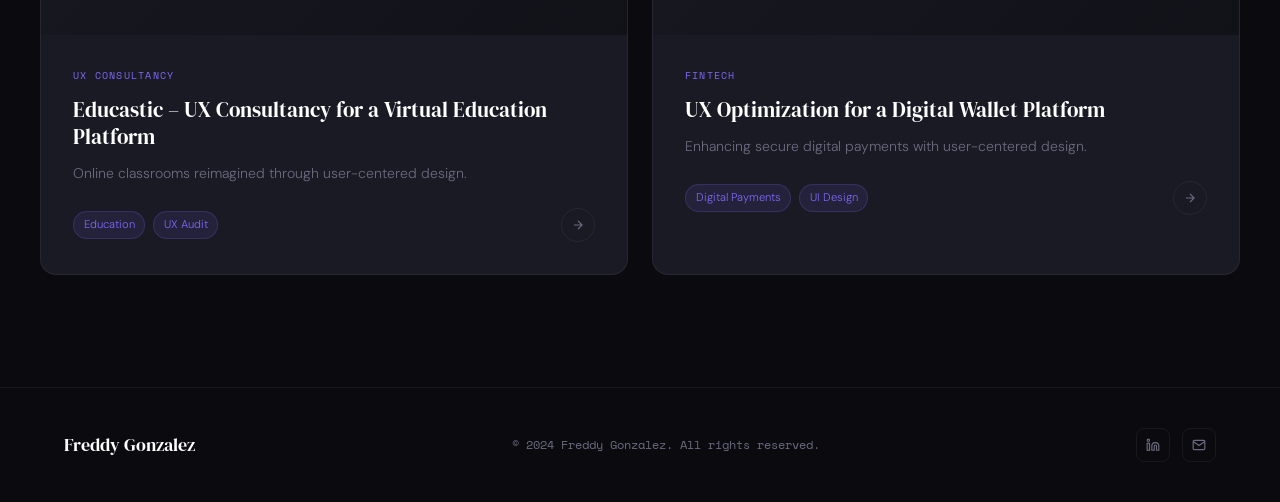
<file: v2/work.html>
<!DOCTYPE html>
<html lang="en">
<head>
  <meta charset="UTF-8">
  <meta name="viewport" content="width=device-width, initial-scale=1.0">
  <title>Work — Freddy Gonzalez</title>
  <link rel="preconnect" href="https://fonts.googleapis.com">
  <link href="https://fonts.googleapis.com/css2?family=DM+Serif+Display:ital@0;1&family=DM+Sans:wght@300;400;500;600&family=Space+Mono&display=swap" rel="stylesheet">
  <link rel="stylesheet" href="css/style.css">
</head>
<body>

  <nav id="navbar">
    <a href="index.html" class="nav-logo">Freddy Gonzalez</a>
    <ul class="nav-links" id="navLinks">
      <li><a href="index.html" id="t-home">Home</a></li>
      <li><a href="about.html" id="t-about">About</a></li>
      <li><a href="work.html" class="active" id="t-work">Work</a></li>
      <li><a href="contact.html" id="t-contact">Contact</a></li>
      <li><button class="lang-btn" onclick="Lang.toggle()" id="langBtn">ES</button></li>
    </ul>
    <button class="nav-mobile-btn" onclick="toggleMenu()" aria-label="Menu">
      <svg width="22" height="22" viewBox="0 0 24 24" fill="none" stroke="currentColor" stroke-width="2"><line x1="3" y1="6" x2="21" y2="6"/><line x1="3" y1="12" x2="21" y2="12"/><line x1="3" y1="18" x2="21" y2="18"/></svg>
    </button>
  </nav>

  <main>
    <div class="container section-pad" style="padding-top:8rem">
      <div class="section-label" id="t-label">Selected Work</div>
      <h1 class="section-title" id="t-title">Case Studies</h1>
      <p class="section-sub" style="margin-bottom:3rem;max-width:600px" id="t-sub">Selected projects that showcase my design process</p>
      <div class="cases-grid" id="workGrid"></div>
    </div>
  </main>

  <footer>
    <div class="footer-logo">Freddy Gonzalez</div>
    <span class="footer-copy" id="t-copy">© 2024 Freddy Gonzalez. All rights reserved.</span>
    <div class="footer-social">
      <a href="https://linkedin.com/in/freddy-gonzalez-13a13a3a/" target="_blank" class="social-btn">
        <svg width="14" height="14" viewBox="0 0 24 24" fill="none" stroke="currentColor" stroke-width="2"><path d="M16 8a6 6 0 0 1 6 6v7h-4v-7a2 2 0 0 0-2-2 2 2 0 0 0-2 2v7h-4v-7a6 6 0 0 1 6-6z"/><rect x="2" y="9" width="4" height="12"/><circle cx="4" cy="4" r="2"/></svg>
      </a>
      <a href="mailto:tipovisual@gmail.com" class="social-btn">
        <svg width="14" height="14" viewBox="0 0 24 24" fill="none" stroke="currentColor" stroke-width="2"><path d="M4 4h16c1.1 0 2 .9 2 2v12c0 1.1-.9 2-2 2H4c-1.1 0-2-.9-2-2V6c0-1.1.9-2 2-2z"/><polyline points="22,6 12,13 2,6"/></svg>
      </a>
    </div>
  </footer>

  <script src="js/data.js"></script>
  <script src="js/i18n.js"></script>
  <script>
    document.getElementById('langBtn').textContent = Lang.current === 'en' ? 'ES' : 'EN';
    document.getElementById('t-home').textContent = Lang.get('nav.home');
    document.getElementById('t-about').textContent = Lang.get('nav.about');
    document.getElementById('t-work').textContent = Lang.get('nav.work');
    document.getElementById('t-contact').textContent = Lang.get('nav.contact');
    document.getElementById('t-label').textContent = Lang.get('work.label');
    document.getElementById('t-title').textContent = Lang.get('work.title');
    document.getElementById('t-sub').textContent = Lang.get('work.sub');
    document.getElementById('t-copy').textContent = Lang.get('footer.copy');

    const grid = document.getElementById('workGrid');
    caseStudies.forEach((cs, i) => {
      const title = Lang.cs(cs, 'title');
      const cat = Lang.cs(cs, 'category');
      const desc = Lang.cs(cs, 'description');
      const card = document.createElement('a');
      card.href = `case.html?id=${cs.id}`;
      card.className = `case-card${i === 0 ? ' featured' : ''}`;
      card.innerHTML = `
        <div class="case-img">
          <div>
            <div class="case-emoji">${cs.emoji}</div>
            <div class="case-cat-small">${cat.toUpperCase()}</div>
          </div>
        </div>
        <div class="case-body">
          <div class="case-tag-label">${cat}</div>
          <div class="case-title">${title}</div>
          <div class="case-desc">${desc}</div>
          <div class="case-footer">
            <div class="case-tags">${cs.tags.slice(0,2).map(t=>`<span class="tag-pill">${t}</span>`).join('')}</div>
            <div class="case-arrow"><svg width="14" height="14" viewBox="0 0 24 24" fill="none" stroke="currentColor" stroke-width="2"><path d="M5 12h14M12 5l7 7-7 7"/></svg></div>
          </div>
        </div>`;
      grid.appendChild(card);
    });

    window.addEventListener('scroll', () => {
      document.getElementById('navbar').classList.toggle('scrolled', window.scrollY > 10);
    });
    function toggleMenu() {
      document.getElementById('navLinks').classList.toggle('open');
    }
  </script>
</body>
</html>
</file>
<file: v2/css/style.css>
/* ===== VARIABLES ===== */
:root {
  --bg: #0a0a0f;
  --surface: #111118;
  --surface2: #1a1a24;
  --border: rgba(255,255,255,0.06);
  --text: #e8e8f0;
  --muted: #6b6b80;
  --accent: #7c6af7;
  --accent2: #f77c6a;
  --accent3: #6af7c8;
  --white: #ffffff;
  --radius: 12px;
}

/* ===== RESET ===== */
*, *::before, *::after { margin: 0; padding: 0; box-sizing: border-box; }
html { scroll-behavior: smooth; }
body { background: var(--bg); color: var(--text); font-family: 'DM Sans', sans-serif; font-weight: 300; line-height: 1.6; overflow-x: hidden; min-height: 100vh; display: flex; flex-direction: column; }
main { flex: 1; }
img { max-width: 100%; display: block; }
a { text-decoration: none; color: inherit; }

/* NOISE */
body::after { content: ''; position: fixed; inset: 0; background-image: url("data:image/svg+xml,%3Csvg viewBox='0 0 200 200' xmlns='http://www.w3.org/2000/svg'%3E%3Cfilter id='n'%3E%3CfeTurbulence type='fractalNoise' baseFrequency='0.9' numOctaves='4'/%3E%3C/filter%3E%3Crect width='100%25' height='100%25' filter='url(%23n)' opacity='0.03'/%3E%3C/svg%3E"); pointer-events: none; z-index: 9999; opacity: 0.35; }

/* ===== TYPOGRAPHY ===== */
.serif { font-family: 'DM Serif Display', serif; }
.mono { font-family: 'Space Mono', monospace; }
h1, h2, h3 { font-family: 'DM Serif Display', serif; letter-spacing: -0.02em; color: var(--white); line-height: 1.1; }

/* ===== NAV ===== */
nav { position: fixed; top: 0; width: 100%; z-index: 100; padding: 1.5rem 4rem; display: flex; justify-content: space-between; align-items: center; border-bottom: 1px solid var(--border); background: rgba(10,10,15,0.85); backdrop-filter: blur(20px); transition: padding 0.3s; }
nav.scrolled { padding: 1rem 4rem; }
.nav-logo { font-family: 'DM Serif Display', serif; font-size: 1.2rem; color: var(--white); letter-spacing: -0.02em; }
.nav-links { display: flex; gap: 2.5rem; list-style: none; align-items: center; }
.nav-links a { color: var(--muted); font-size: 0.85rem; font-weight: 500; letter-spacing: 0.08em; text-transform: uppercase; transition: color 0.2s; }
.nav-links a:hover, .nav-links a.active { color: var(--white); }
.lang-btn { font-family: 'Space Mono', monospace; font-size: 0.7rem; background: rgba(124,106,247,0.1); border: 1px solid rgba(124,106,247,0.3); color: var(--accent); padding: 0.3rem 0.75rem; border-radius: 100px; cursor: pointer; transition: all 0.2s; }
.lang-btn:hover { background: rgba(124,106,247,0.2); }
.nav-mobile-btn { display: none; background: none; border: none; color: var(--text); cursor: pointer; }

/* ===== BUTTONS ===== */
.btn { display: inline-flex; align-items: center; gap: 0.5rem; padding: 0.9rem 2rem; border-radius: 100px; font-family: 'DM Sans', sans-serif; font-weight: 500; font-size: 0.9rem; cursor: pointer; transition: all 0.2s; border: none; text-decoration: none; }
.btn-primary { background: var(--accent); color: var(--white); }
.btn-primary:hover { background: #6b5ae6; transform: translateY(-1px); }
.btn-ghost { background: transparent; color: var(--muted); border: 1px solid var(--border); }
.btn-ghost:hover { color: var(--white); border-color: rgba(255,255,255,0.2); }
.btn-sm { padding: 0.5rem 1.25rem; font-size: 0.8rem; }

/* ===== SECTION LABELS ===== */
.section-label { font-family: 'Space Mono', monospace; font-size: 0.7rem; color: var(--accent); letter-spacing: 0.15em; text-transform: uppercase; margin-bottom: 1rem; display: flex; align-items: center; gap: 0.75rem; }
.section-label::after { content: ''; flex: 1; max-width: 60px; height: 1px; background: var(--accent); opacity: 0.4; }
.section-title { font-size: clamp(2rem, 5vw, 3.5rem); margin-bottom: 1rem; }
.section-sub { color: var(--muted); font-size: 1rem; line-height: 1.7; }

/* ===== CONTAINER ===== */
.container { max-width: 1200px; margin: 0 auto; padding: 0 4rem; }
.section-pad { padding: 7rem 0; }

/* ===== HERO ===== */
.hero { min-height: 100vh; display: flex; align-items: center; padding: 8rem 4rem 4rem; position: relative; overflow: hidden; }
.hero-bg { position: absolute; inset: 0; background: radial-gradient(ellipse 60% 50% at 70% 40%, rgba(124,106,247,0.12) 0%, transparent 70%), radial-gradient(ellipse 40% 40% at 20% 70%, rgba(106,247,200,0.06) 0%, transparent 60%); }
.hero-grid { position: absolute; inset: 0; background-image: linear-gradient(rgba(255,255,255,0.02) 1px, transparent 1px), linear-gradient(90deg, rgba(255,255,255,0.02) 1px, transparent 1px); background-size: 60px 60px; }
.hero-content { position: relative; max-width: 1200px; margin: 0 auto; width: 100%; }
.hero-tag { display: inline-flex; align-items: center; gap: 0.5rem; font-family: 'Space Mono', monospace; font-size: 0.75rem; color: var(--accent3); letter-spacing: 0.1em; margin-bottom: 2rem; padding: 0.4rem 1rem; border: 1px solid rgba(106,247,200,0.2); border-radius: 100px; background: rgba(106,247,200,0.05); }
.hero-tag::before { content: ''; width: 6px; height: 6px; border-radius: 50%; background: var(--accent3); animation: pulse 2s infinite; }
.hero h1 { font-size: clamp(3.5rem, 8vw, 7rem); line-height: 1.02; letter-spacing: -0.03em; color: var(--white); margin-bottom: 1.5rem; }
.hero h1 em { font-style: italic; color: var(--accent); }
.hero-sub { font-size: 1.1rem; color: var(--muted); max-width: 500px; margin-bottom: 3rem; line-height: 1.7; }
.hero-actions { display: flex; gap: 1rem; flex-wrap: wrap; }
.hero-scroll { position: absolute; bottom: 3rem; left: 50%; transform: translateX(-50%); display: flex; flex-direction: column; align-items: center; gap: 0.5rem; color: var(--muted); font-size: 0.7rem; letter-spacing: 0.1em; font-family: 'Space Mono', monospace; }
.scroll-line { width: 1px; height: 50px; background: linear-gradient(to bottom, var(--accent), transparent); animation: scrollDown 2s ease-in-out infinite; }

/* ===== CASE CARDS ===== */
.cases-grid { display: grid; grid-template-columns: 1fr 1fr; gap: 1.5rem; }
.case-card { background: var(--surface2); border: 1px solid var(--border); border-radius: 16px; overflow: hidden; display: block; transition: all 0.3s; cursor: pointer; text-decoration: none; color: inherit; }
.case-card:hover { border-color: rgba(124,106,247,0.3); transform: translateY(-4px); box-shadow: 0 20px 60px rgba(0,0,0,0.4); }
.case-card.featured { grid-column: span 2; display: grid; grid-template-columns: 1fr 1fr; }
.case-img { aspect-ratio: 16/10; display: flex; align-items: center; justify-content: center; background: linear-gradient(135deg, var(--surface2), var(--surface)); }
.case-card.featured .case-img { aspect-ratio: auto; min-height: 280px; }
.case-emoji { font-size: 3rem; text-align: center; }
.case-card.featured .case-emoji { font-size: 4.5rem; }
.case-cat-small { font-size: 0.65rem; color: var(--muted); font-family: 'Space Mono', monospace; letter-spacing: 0.1em; text-align: center; margin-top: 0.5rem; }
.case-body { padding: 2rem; display: flex; flex-direction: column; }
.case-tag-label { font-family: 'Space Mono', monospace; font-size: 0.65rem; color: var(--accent); letter-spacing: 0.12em; text-transform: uppercase; margin-bottom: 0.75rem; }
.case-title { font-family: 'DM Serif Display', serif; font-size: 1.3rem; color: var(--white); margin-bottom: 0.75rem; line-height: 1.3; }
.case-card.featured .case-title { font-size: 1.7rem; }
.case-desc { font-size: 0.875rem; color: var(--muted); line-height: 1.6; margin-bottom: 1.5rem; flex: 1; }
.case-footer { display: flex; justify-content: space-between; align-items: center; margin-top: auto; }
.case-tags { display: flex; gap: 0.5rem; flex-wrap: wrap; }
.tag-pill { font-size: 0.7rem; padding: 0.25rem 0.6rem; border-radius: 100px; background: rgba(124,106,247,0.1); color: var(--accent); border: 1px solid rgba(124,106,247,0.2); }
.case-arrow { width: 34px; height: 34px; border-radius: 50%; border: 1px solid var(--border); display: flex; align-items: center; justify-content: center; color: var(--muted); transition: all 0.2s; flex-shrink: 0; }
.case-card:hover .case-arrow { background: var(--accent); border-color: var(--accent); color: var(--white); }

/* ===== STATS ===== */
.stats-grid { display: grid; grid-template-columns: repeat(4, 1fr); gap: 1.5rem; }
.stat-card { padding: 1.5rem; background: var(--surface2); border: 1px solid var(--border); border-radius: var(--radius); }
.stat-num { font-family: 'DM Serif Display', serif; font-size: 2.5rem; color: var(--accent); display: block; margin-bottom: 0.25rem; }
.stat-label { font-size: 0.8rem; color: var(--muted); }

/* ===== SKILLS ===== */
.skill-tag { display: inline-block; font-size: 0.78rem; padding: 0.35rem 0.85rem; border-radius: 100px; background: var(--surface2); border: 1px solid var(--border); color: var(--muted); margin: 0.25rem; transition: all 0.2s; }
.skill-tag:hover { border-color: rgba(124,106,247,0.3); color: var(--accent); }
.skills-group { margin-bottom: 2rem; }
.skills-group h3 { font-family: 'Space Mono', monospace; font-size: 0.7rem; color: var(--accent); letter-spacing: 0.12em; text-transform: uppercase; margin-bottom: 0.75rem; font-weight: 400; }

/* ===== EXPERIENCE ===== */
.exp-item { padding-bottom: 2rem; margin-bottom: 2rem; border-bottom: 1px solid var(--border); }
.exp-item:last-child { border-bottom: none; margin-bottom: 0; }
.exp-title { font-size: 1rem; font-weight: 600; color: var(--white); margin-bottom: 0.2rem; font-family: 'DM Sans', sans-serif; }
.exp-company { font-size: 0.875rem; color: var(--accent); margin-bottom: 0.25rem; }
.exp-period { font-size: 0.75rem; color: var(--muted); font-family: 'Space Mono', monospace; margin-bottom: 0.75rem; }
.exp-desc { font-size: 0.875rem; color: var(--muted); line-height: 1.7; }

/* ===== EDUCATION ===== */
.edu-item { padding: 1.5rem; background: var(--surface2); border: 1px solid var(--border); border-radius: var(--radius); margin-bottom: 1rem; }
.edu-degree { font-size: 0.95rem; font-weight: 600; color: var(--white); margin-bottom: 0.2rem; font-family: 'DM Sans', sans-serif; }
.edu-inst { font-size: 0.85rem; color: var(--accent); margin-bottom: 0.2rem; }
.edu-year { font-size: 0.75rem; color: var(--muted); font-family: 'Space Mono', monospace; margin-bottom: 0.75rem; }
.cert-grid { display: grid; grid-template-columns: 1fr 1fr; gap: 0.4rem; }
.cert-item { font-size: 0.75rem; color: var(--muted); display: flex; align-items: center; gap: 0.4rem; }
.cert-dot { width: 4px; height: 4px; border-radius: 50%; background: var(--accent); flex-shrink: 0; }

/* ===== FORMS ===== */
.form-group { display: flex; flex-direction: column; gap: 0.5rem; margin-bottom: 1rem; }
.form-group label { font-size: 0.7rem; color: var(--muted); letter-spacing: 0.1em; text-transform: uppercase; font-family: 'Space Mono', monospace; }
.form-group input, .form-group textarea { background: var(--surface2); border: 1px solid var(--border); border-radius: 10px; padding: 0.9rem 1.2rem; color: var(--text); font-family: 'DM Sans', sans-serif; font-size: 0.9rem; outline: none; transition: border-color 0.2s; width: 100%; }
.form-group input:focus, .form-group textarea:focus { border-color: var(--accent); }
.form-group textarea { min-height: 140px; resize: vertical; }
.form-grid { display: grid; grid-template-columns: 1fr 1fr; gap: 1rem; }
.form-success { background: rgba(106,247,200,0.1); border: 1px solid rgba(106,247,200,0.3); border-radius: 10px; padding: 1rem; color: var(--accent3); font-size: 0.875rem; text-align: center; display: none; margin-bottom: 1rem; }
.form-success.show { display: block; }

/* ===== CONTACT INFO CARDS ===== */
.contact-cards { display: grid; grid-template-columns: repeat(3, 1fr); gap: 1rem; margin-bottom: 3rem; }
.contact-card { padding: 1.5rem; background: var(--surface2); border: 1px solid var(--border); border-radius: var(--radius); text-align: center; }
.contact-card-icon { width: 48px; height: 48px; border-radius: 12px; display: flex; align-items: center; justify-content: center; margin: 0 auto 1rem; }
.contact-card h3 { font-size: 0.875rem; font-weight: 600; color: var(--text); margin-bottom: 0.4rem; font-family: 'DM Sans', sans-serif; }
.contact-card p { font-size: 0.8rem; color: var(--muted); }

/* ===== CASE STUDY DETAIL ===== */
.cs-meta { display: grid; grid-template-columns: repeat(3, 1fr); gap: 1.5rem; margin-bottom: 3rem; }
.cs-meta-item { padding: 1.25rem; background: var(--surface2); border: 1px solid var(--border); border-radius: var(--radius); }
.cs-meta-label { font-size: 0.7rem; color: var(--muted); font-family: 'Space Mono', monospace; letter-spacing: 0.1em; text-transform: uppercase; margin-bottom: 0.5rem; }
.cs-meta-value { font-size: 0.875rem; color: var(--text); }
.cs-hero { aspect-ratio: 16/9; background: var(--surface2); border: 1px solid var(--border); border-radius: 16px; display: flex; align-items: center; justify-content: center; font-size: 6rem; margin-bottom: 3rem; }
.cs-section { margin-bottom: 3rem; padding-bottom: 3rem; border-bottom: 1px solid var(--border); }
.cs-section:last-of-type { border-bottom: none; }
.cs-section h2 { font-size: 1.8rem; color: var(--white); margin-bottom: 1rem; }
.cs-section h3 { font-size: 1rem; font-weight: 600; color: var(--text); margin-bottom: 0.75rem; margin-top: 1.5rem; font-family: 'DM Sans', sans-serif; }
.cs-section p { color: var(--muted); line-height: 1.8; font-size: 0.95rem; }
.cs-images { display: grid; grid-template-columns: 1fr 1fr; gap: 1rem; margin-top: 1.5rem; }
.cs-img-box { aspect-ratio: 4/3; background: var(--surface2); border: 1px solid var(--border); border-radius: 10px; display: flex; align-items: center; justify-content: center; color: var(--muted); font-size: 0.7rem; font-family: 'Space Mono', monospace; letter-spacing: 0.05em; }
.metrics-grid { display: grid; grid-template-columns: repeat(3, 1fr); gap: 1rem; margin-top: 1.5rem; }
.metric-card { padding: 1.5rem; background: var(--surface2); border: 1px solid var(--border); border-radius: var(--radius); text-align: center; }
.metric-val { font-family: 'DM Serif Display', serif; font-size: 2.5rem; color: var(--accent); margin-bottom: 0.25rem; }
.metric-label { font-size: 0.8rem; color: var(--muted); }
.next-project-card { padding: 2.5rem; background: var(--surface2); border: 1px solid var(--border); border-radius: 16px; text-align: center; transition: all 0.3s; display: block; text-decoration: none; color: inherit; }
.next-project-card:hover { border-color: rgba(124,106,247,0.3); transform: translateY(-2px); }
.next-label { font-size: 0.7rem; color: var(--muted); font-family: 'Space Mono', monospace; letter-spacing: 0.1em; text-transform: uppercase; margin-bottom: 0.75rem; }
.next-title { font-family: 'DM Serif Display', serif; font-size: 1.5rem; color: var(--white); margin-bottom: 1.25rem; }

/* ===== SURFACE BG ===== */
.bg-surface { background: var(--surface); border-top: 1px solid var(--border); border-bottom: 1px solid var(--border); }

/* ===== FOOTER ===== */
footer { border-top: 1px solid var(--border); padding: 2.5rem 4rem; display: flex; justify-content: space-between; align-items: center; gap: 1rem; }
.footer-logo { font-family: 'DM Serif Display', serif; font-size: 1.1rem; color: var(--white); }
.footer-copy { font-size: 0.78rem; color: var(--muted); font-family: 'Space Mono', monospace; cursor: default; }
.footer-social { display: flex; gap: 0.75rem; }
.social-btn { width: 34px; height: 34px; border-radius: 8px; border: 1px solid var(--border); display: flex; align-items: center; justify-content: center; color: var(--muted); transition: all 0.2s; }
.social-btn:hover { color: var(--white); border-color: rgba(255,255,255,0.2); }

/* ===== ANIMATIONS ===== */
@keyframes pulse { 0%,100%{opacity:1} 50%{opacity:0.3} }
@keyframes scrollDown { 0%{transform:scaleY(0);transform-origin:top} 50%{transform:scaleY(1);transform-origin:top} 51%{transform-origin:bottom} 100%{transform:scaleY(0);transform-origin:bottom} }
.fade-up { opacity: 0; transform: translateY(30px); animation: fadeUp 0.7s ease forwards; }
@keyframes fadeUp { to { opacity: 1; transform: translateY(0); } }
.d1 { animation-delay: 0.1s; }
.d2 { animation-delay: 0.2s; }
.d3 { animation-delay: 0.3s; }

/* ===== RESPONSIVE ===== */
@media (max-width: 900px) {
  nav { padding: 1rem 1.5rem; }
  nav.scrolled { padding: 0.75rem 1.5rem; }
  .nav-links { display: none; }
  .nav-links.open { display: flex; flex-direction: column; position: fixed; top: 60px; left: 0; right: 0; background: var(--surface); border-bottom: 1px solid var(--border); padding: 1.5rem; gap: 1.5rem; z-index: 99; }
  .nav-mobile-btn { display: block; }
  .hero { padding: 6rem 1.5rem 3rem; }
  .hero h1 { font-size: 3rem; }
  .container { padding: 0 1.5rem; }
  .section-pad { padding: 4rem 0; }
  .cases-grid { grid-template-columns: 1fr; }
  .case-card.featured { grid-column: span 1; grid-template-columns: 1fr; }
  .stats-grid { grid-template-columns: 1fr 1fr; }
  .form-grid { grid-template-columns: 1fr; }
  .contact-cards { grid-template-columns: 1fr; }
  .cs-meta { grid-template-columns: 1fr; }
  .metrics-grid { grid-template-columns: 1fr; }
  .cs-images { grid-template-columns: 1fr; }
  footer { flex-direction: column; text-align: center; padding: 2rem 1.5rem; }
}
</file>
<file: css/style.css>
/* ===== VARIABLES ACTUALIZADAS (Accesibilidad + Contraste) ===== */
:root {
  --bg: #0a0a0f;
  --surface: #111118;
  --surface2: #1a1a24;
  --border: rgba(255,255,255,0.08);
  --text: #ffffff;            /* Headers más brillantes */
  --text-body: #cbd5e1;       /* Gris claro con alto contraste para lectura */
  --muted: #94a3b8;           /* Gris medio para etiquetas (Cumple WCAG AA) */
  --accent: #7c6af7;
  --accent2: #f77c6a;
  --accent3: #6af7c8;
  --white: #ffffff;
  --radius: 16px;
  --font-main: 1.125rem;      /* Aumentado a 18px base */
}

/* ===== RESET & BASE ===== */
*, *::before, *::after { margin: 0; padding: 0; box-sizing: border-box; }
html { scroll-behavior: smooth; }
body { 
  background: var(--bg); 
  color: var(--text-body); 
  font-family: 'DM Sans', sans-serif; 
  font-weight: 400;           /* Peso normal para mejor legibilidad */
  line-height: 1.7;           /* Más aire entre líneas */
  overflow-x: hidden; 
  min-height: 100vh; 
  display: flex; 
  flex-direction: column;
  font-size: var(--font-main);
}

/* NOISE OVERLAY */
body::after { 
  content: ''; position: fixed; inset: 0; 
  background-image: url("data:image/svg+xml,%3Csvg viewBox='0 0 200 200' xmlns='http://www.w3.org/2000/svg'%3E%3Cfilter id='n'%3E%3CfeTurbulence type='fractalNoise' baseFrequency='0.9' numOctaves='4'/%3E%3C/filter%3E%3Crect width='100%25' height='100%25' filter='url(%23n)' opacity='0.03'/%3E%3C/svg%3E"); 
  pointer-events: none; z-index: 9999; opacity: 0.35; 
}

/* ===== TYPOGRAPHY ===== */
.serif { font-family: 'DM Serif Display', serif; }
.mono { font-family: 'Space Mono', monospace; }
h1, h2, h3 { 
  font-family: 'DM Serif Display', serif; 
  letter-spacing: -0.01em; 
  color: var(--white); 
  line-height: 1.2; 
}
p { margin-bottom: 1.5rem; }

/* ===== NAVIGATION ===== */
nav { 
  position: fixed; top: 0; width: 100%; z-index: 100; 
  padding: 1.5rem 4rem; display: flex; justify-content: space-between; 
  align-items: center; border-bottom: 1px solid var(--border); 
  background: rgba(10,10,15,0.85); backdrop-filter: blur(20px); 
}
.nav-logo { font-family: 'DM Serif Display', serif; font-size: 1.3rem; color: var(--white); }
.nav-links { display: flex; gap: 2.5rem; list-style: none; align-items: center; }
.nav-links a { 
  color: var(--muted); font-size: 0.85rem; font-weight: 500; 
  letter-spacing: 0.08em; text-transform: uppercase; transition: color 0.2s; 
}
.nav-links a:hover, .nav-links a.active { color: var(--white); }

/* ===== COMPONENTES DE FILOSOFÍA (Mindset Cards) ===== */
.mindset-grid {
  display: grid;
  grid-template-columns: repeat(auto-fit, minmax(300px, 1fr));
  gap: 2rem;
  margin-top: 3rem;
}
.mindset-card {
  padding: 2.5rem;
  background: var(--surface2);
  border: 1px solid var(--border);
  border-radius: var(--radius);
  transition: transform 0.3s ease, border-color 0.3s ease;
}
.mindset-card:hover {
  transform: translateY(-5px);
  border-color: var(--accent);
}
.mindset-card h3 { margin: 1rem 0; font-size: 1.8rem; }
.mindset-card p { font-size: 1rem; color: var(--text-body); margin-bottom: 0; }

/* ===== INSIGHTS (Blog-style items) ===== */
.insight-item {
  padding: 3rem;
  background: var(--surface);
  border: 1px solid var(--border);
  border-radius: 24px;
  margin-bottom: 2rem;
  transition: all 0.3s ease;
}
.insight-item:hover {
  background: var(--surface2);
  border-color: rgba(255,255,255,0.15);
}
.insight-header {
  display: flex;
  justify-content: space-between;
  align-items: center;
  margin-bottom: 1.5rem;
}

/* ===== BUTTONS ===== */
.btn { 
  display: inline-flex; align-items: center; gap: 0.5rem; 
  padding: 1rem 2.2rem; border-radius: 100px; 
  font-weight: 500; font-size: 1rem; cursor: pointer; 
  transition: all 0.2s; border: none; text-decoration: none; 
}
.btn-primary { background: var(--accent); color: var(--white); }
.btn-primary:hover { transform: translateY(-2px); box-shadow: 0 10px 20px rgba(124,106,247,0.3); }
.btn-ghost { background: transparent; color: var(--white); border: 1px solid var(--border); }
.btn-ghost:hover { border-color: var(--white); background: rgba(255,255,255,0.05); }

/* ===== HERO SECTION ===== */
.hero { 
  min-height: 100vh; display: flex; align-items: center; 
  padding: 8rem 4rem 4rem; position: relative; 
}
.hero-content { position: relative; z-index: 2; max-width: 900px; }
.hero-tag { 
  display: inline-flex; align-items: center; gap: 0.5rem; 
  font-family: 'Space Mono', monospace; font-size: 0.8rem; 
  color: var(--accent3); border: 1px solid rgba(106,247,200,0.2); 
  padding: 0.5rem 1.2rem; border-radius: 100px; background: rgba(106,247,200,0.05);
  margin-bottom: 2rem;
}
.hero h1 { font-size: clamp(3.5rem, 8vw, 6rem); margin-bottom: 2rem; }
.hero h1 em { font-style: italic; color: var(--accent); font-weight: 400; }
.hero-sub { font-size: 1.25rem; max-width: 60ch; margin-bottom: 3rem; }

/* ===== SECTIONS ===== */
.container { max-width: 1200px; margin: 0 auto; padding: 0 4rem; }
.section-pad { padding: 8rem 0; }
.section-label { 
  font-family: 'Space Mono', monospace; font-size: 0.75rem; 
  color: var(--accent); letter-spacing: 0.2em; text-transform: uppercase; 
  margin-bottom: 1.5rem; display: block;
}
.section-title { font-size: clamp(2.5rem, 5vw, 4rem); margin-bottom: 1.5rem; }

/* ===== CASE CARDS (Supabase Grid) ===== */
.cases-grid { 
  display: grid; 
  grid-template-columns: repeat(auto-fill, minmax(400px, 1fr)); 
  gap: 2.5rem; 
}
.case-card { 
  background: var(--surface2); border: 1px solid var(--border); 
  border-radius: 24px; overflow: hidden; transition: all 0.4s cubic-bezier(0.16, 1, 0.3, 1); 
}
.case-card:hover { 
  transform: translateY(-8px); border-color: rgba(124,106,247,0.4); 
  box-shadow: 0 30px 60px rgba(0,0,0,0.5); 
}
.case-img { 
  aspect-ratio: 16/10; background: var(--surface); 
  display: flex; align-items: center; justify-content: center; 
}
.case-body { padding: 2.5rem; }
.case-tag-label { 
  font-family: 'Space Mono', monospace; font-size: 0.7rem; 
  color: var(--accent); margin-bottom: 1rem; display: block; 
}
.case-title { font-size: 1.8rem; margin-bottom: 1rem; }
.case-desc { font-size: 1.05rem; line-height: 1.6; color: var(--text-body); }

/* ===== TAGS & PILLS ===== */
.tag-pill { 
  font-family: 'Space Mono', monospace; font-size: 0.7rem; 
  padding: 0.4rem 1rem; border-radius: 100px; 
  background: rgba(124,106,247,0.1); color: var(--accent); 
  border: 1px solid rgba(124,106,247,0.2); 
}

/* ===== EXPERIENCE & SKILLS ===== */
.exp-item { padding-bottom: 3rem; margin-bottom: 3rem; border-bottom: 1px solid var(--border); }
.exp-title { font-size: 1.4rem; color: var(--white); margin-bottom: 0.5rem; }
.exp-company { color: var(--accent); font-weight: 600; margin-bottom: 0.5rem; }
.skill-tag { 
  display: inline-block; font-size: 0.9rem; padding: 0.5rem 1.2rem; 
  border-radius: 12px; background: var(--surface2); 
  border: 1px solid var(--border); color: var(--text-body); 
  margin: 0 0.5rem 0.8rem 0; 
}

/* ===== RESPONSIVE ===== */
@media (max-width: 900px) {
  nav { padding: 1rem 2rem; }
  .container { padding: 0 2rem; }
  .hero { padding: 8rem 2rem 4rem; }
  .hero h1 { font-size: 3rem; }
  .cases-grid { grid-template-columns: 1fr; }
  .nav-links { display: none; } /* Implementar menu mobile después */
  .insight-item { padding: 1.5rem; }
}

/* ANIMACIONES */
.fade-up { opacity: 0; transform: translateY(30px); animation: fadeUp 0.8s ease forwards; }
@keyframes fadeUp { to { opacity: 1; transform: translateY(0); } }
.d1 { animation-delay: 0.2s; }
.d2 { animation-delay: 0.4s; }
.d3 { animation-delay: 0.6s; }

/* ================================================================
   SISTEMA UNIFICADO — PARCHE GLOBAL
   No modifica lógica existente. Solo corrige UI/layout/responsive.
   ================================================================ */

/* ── NAV UNIVERSAL ─────────────────────────────────────────────── */
/* Normaliza el nav sin importar si tiene .container interno o no */
nav {
  position: fixed;
  top: 0;
  left: 0;
  width: 100%;
  z-index: 200;
  height: 72px;
  padding: 0 4rem;
  display: flex;
  align-items: center;
  justify-content: space-between;
  border-bottom: 1px solid var(--border);
  background: rgba(10,10,15,0.9);
  backdrop-filter: blur(24px);
  -webkit-backdrop-filter: blur(24px);
}

/* Para las páginas que usan nav > div.container */
nav > div.container {
  max-width: 1200px;
  width: 100%;
  margin: 0 auto;
  padding: 0;
  display: flex;
  align-items: center;
  justify-content: space-between;
}

.nav-logo {
  font-family: 'DM Serif Display', serif;
  font-size: 1.2rem;
  color: var(--white);
  text-decoration: none;
  white-space: nowrap;
  flex-shrink: 0;
}

.nav-links {
  display: flex;
  gap: 2rem;
  list-style: none;
  align-items: center;
  margin: 0;
  padding: 0;
}

.nav-links a {
  color: var(--muted);
  font-size: 0.8rem;
  font-weight: 500;
  letter-spacing: 0.08em;
  text-transform: uppercase;
  transition: color 0.2s;
  text-decoration: none;
  white-space: nowrap;
}

.nav-links a:hover,
.nav-links a.active { color: var(--white); }

.lang-btn {
  font-family: 'Space Mono', monospace;
  font-size: 0.7rem;
  background: rgba(124,106,247,0.1);
  border: 1px solid rgba(124,106,247,0.3);
  color: var(--accent);
  padding: 0.35rem 0.85rem;
  border-radius: 100px;
  cursor: pointer;
  transition: all 0.2s;
  white-space: nowrap;
}
.lang-btn:hover { background: rgba(124,106,247,0.25); }

/* Hamburger button — visible only on mobile */
.nav-mobile-btn {
  display: none;
  background: none;
  border: none;
  color: var(--white);
  cursor: pointer;
  padding: 0.25rem;
  flex-shrink: 0;
}

/* ── CONTENIDO — espacio para nav fijo ──────────────────────────── */
/* Garantiza que ninguna página tenga contenido tapado por el nav */
main, .container.section-pad, .case-container {
  padding-top: 0;
}

/* El primer elemento dentro de main recibe el offset del nav */
main > *:first-child,
main > section:first-child,
main > div:first-child {
  padding-top: 7rem;
}

/* Hero ya tiene su propio padding-top */
.hero {
  padding-top: 7rem;
  min-height: 100vh;
  display: flex;
  align-items: center;
}

/* About y páginas internas */
.about-grid,
.contact-grid {
  padding-top: 8rem;
}

.case-container { padding-top: 0; }
.cs-header { padding-top: 8rem; }

/* ── CASE CARDS — texto legible ─────────────────────────────────── */
.case-card { text-decoration: none; color: inherit; display: block; }

.case-title {
  font-family: 'DM Serif Display', serif;
  font-size: 1.6rem;
  color: var(--white) !important;
  margin-bottom: 1rem;
  line-height: 1.2;
}

.case-desc {
  color: var(--text-body) !important;
  font-size: 1rem;
  line-height: 1.65;
}

.case-tag-label {
  color: var(--accent) !important;
  font-family: 'Space Mono', monospace;
  font-size: 0.7rem;
  letter-spacing: 0.12em;
  text-transform: uppercase;
  margin-bottom: 0.75rem;
  display: block;
}

/* Emoji centrado en la imagen placeholder */
.case-emoji {
  font-size: 3rem;
  text-align: center;
  display: block;
}

/* ── FOOTER UNIFICADO ───────────────────────────────────────────── */
.main-footer {
  background: var(--surface);
  border-top: 1px solid var(--border);
  padding: 5rem 0 2.5rem;
  margin-top: auto;
}

.footer-grid {
  display: grid;
  grid-template-columns: 1fr 1fr;
  gap: 4rem;
  align-items: start;
  padding-bottom: 4rem;
  border-bottom: 1px solid var(--border);
  margin-bottom: 2.5rem;
}

.footer-cta h2 {
  font-size: clamp(1.8rem, 3vw, 2.5rem);
  margin-top: 1rem;
  margin-bottom: 1.5rem;
  line-height: 1.15;
}

.footer-link {
  display: block;
  font-family: 'DM Serif Display', serif;
  font-size: 1.3rem;
  color: var(--text-body);
  text-decoration: none;
  transition: color 0.2s;
  margin-bottom: 0.75rem;
}
.footer-link:hover { color: var(--accent3); }

.footer-contact-links {
  display: flex;
  flex-direction: column;
  gap: 0.5rem;
  padding-top: 2rem;
}

.footer-bottom {
  display: flex;
  justify-content: space-between;
  align-items: center;
  flex-wrap: wrap;
  gap: 1rem;
}

.footer-info {
  display: flex;
  align-items: center;
  gap: 1.5rem;
  flex-wrap: wrap;
}

.footer-social {
  display: flex;
  align-items: center;
  gap: 0;
}

.status-indicator {
  display: flex;
  align-items: center;
  gap: 0.6rem;
  font-family: 'Space Mono', monospace;
  font-size: 0.75rem;
  color: var(--accent3);
  margin-top: 1.5rem;
}

.status-dot {
  width: 8px;
  height: 8px;
  background: var(--accent3);
  border-radius: 50%;
  animation: pulse 2s infinite;
  flex-shrink: 0;
}

/* ── ABOUT PAGE ─────────────────────────────────────────────────── */
.about-grid {
  display: grid;
  grid-template-columns: 340px 1fr;
  gap: 5rem;
  align-items: start;
}

.profile-wrap {
  position: sticky;
  top: 100px;
  border-radius: 20px;
  overflow: hidden;
  border: 1px solid var(--border);
}

.profile-wrap img {
  width: 100%;
  aspect-ratio: 1;
  object-fit: cover;
  display: block;
}

.bio-content { min-width: 0; }

.skills-group { margin-bottom: 2.5rem; }
.skills-group-label {
  font-family: 'Space Mono', monospace;
  font-size: 0.7rem;
  color: var(--accent);
  letter-spacing: 0.15em;
  text-transform: uppercase;
  margin-bottom: 1rem;
  font-weight: 400;
}

.tags-container { display: flex; flex-wrap: wrap; gap: 0.5rem; }

.experience-list { margin-top: 1rem; }
.exp-period {
  font-family: 'Space Mono', monospace;
  font-size: 0.75rem;
  color: var(--muted);
  margin-bottom: 0.75rem;
}
.exp-desc { color: var(--text-body); font-size: 0.95rem; line-height: 1.75; }

.education-grid {
  display: grid;
  grid-template-columns: 1fr 1fr 1fr;
  gap: 1.25rem;
  margin-top: 1rem;
}

.edu-item {
  background: var(--surface2);
  border: 1px solid var(--border);
  border-radius: 14px;
  padding: 1.5rem;
}
.edu-degree { font-weight: 600; color: var(--white); margin-bottom: 0.3rem; font-size: 0.95rem; }
.edu-inst { color: var(--accent); font-size: 0.85rem; margin-bottom: 0.3rem; }
.edu-year { font-family: 'Space Mono', monospace; font-size: 0.7rem; color: var(--muted); margin-bottom: 0.75rem; }

.cert-grid { display: grid; grid-template-columns: 1fr 1fr; gap: 0.4rem; }
.cert-item { display: flex; align-items: center; gap: 0.4rem; font-size: 0.75rem; color: var(--muted); }
.cert-dot { width: 4px; height: 4px; border-radius: 50%; background: var(--accent); flex-shrink: 0; }

/* ── ANIMACIONES ────────────────────────────────────────────────── */
@keyframes pulse { 0%,100%{opacity:1} 50%{opacity:0.3} }

/* ================================================================
   RESPONSIVE — Móvil primero, sin scroll horizontal
   ================================================================ */

@media (max-width: 1024px) {
  nav { padding: 0 2rem; }
  nav > div.container { padding: 0; }
  .container { padding: 0 2rem; }
  .about-grid { grid-template-columns: 280px 1fr; gap: 3rem; }
  .footer-grid { gap: 2.5rem; }
  .education-grid { grid-template-columns: 1fr 1fr; }
}

@media (max-width: 768px) {
  /* NAV MOBILE */
  nav { padding: 0 1.25rem; height: 64px; }
  nav > div.container { padding: 0; }

  .nav-links {
    display: none;
    position: fixed;
    top: 64px;
    left: 0;
    right: 0;
    background: rgba(10,10,15,0.98);
    backdrop-filter: blur(24px);
    border-bottom: 1px solid var(--border);
    flex-direction: column;
    padding: 1.5rem 1.5rem 2rem;
    gap: 0;
    z-index: 199;
    align-items: flex-start;
  }

  .nav-links.open { display: flex; }

  .nav-links li {
    width: 100%;
    border-bottom: 1px solid var(--border);
  }

  .nav-links li:last-child { border-bottom: none; }

  .nav-links a,
  .nav-links .lang-btn {
    display: block;
    padding: 1rem 0;
    font-size: 0.9rem;
    width: 100%;
  }

  .nav-links .lang-btn {
    background: none;
    border: none;
    border-radius: 0;
    padding: 1rem 0;
    text-align: left;
    color: var(--accent);
  }

  .nav-mobile-btn { display: flex; }

  /* GENERAL */
  .container { padding: 0 1.25rem; }
  .section-pad { padding: 4rem 0; }

  main > *:first-child,
  main > section:first-child,
  main > div:first-child { padding-top: 5.5rem; }

  .hero { padding: 5.5rem 1.25rem 3rem; min-height: 100svh; }
  .hero h1 { font-size: clamp(2.5rem, 10vw, 3.5rem); }
  .hero-sub { font-size: 1rem; }
  .hero-actions { flex-direction: column; align-items: flex-start; gap: 0.75rem; }
  .hero-actions .btn { width: 100%; justify-content: center; }

  /* CASE CARDS */
  .cases-grid {
    grid-template-columns: 1fr;
    gap: 1.25rem;
  }

  /* MINDSET */
  .mindset-grid { grid-template-columns: 1fr; gap: 1rem; }
  .mindset-card { padding: 1.75rem; }
  .mindset-card h3 { font-size: 1.4rem; }

  /* INSIGHTS */
  .insight-item { padding: 1.5rem; }
  .insight-header { flex-direction: column; align-items: flex-start; gap: 0.5rem; }

  /* ABOUT */
  .about-grid {
    grid-template-columns: 1fr;
    gap: 2.5rem;
    padding-top: 5.5rem;
  }
  .profile-wrap { position: static; max-width: 280px; }
  .education-grid { grid-template-columns: 1fr; }
  .cs-header { padding-top: 5.5rem; }

  /* CONTACT */
  .contact-grid {
    grid-template-columns: 1fr;
    gap: 2.5rem;
    padding-top: 5.5rem;
  }
  .contact-form-container { padding: 1.75rem; }
  .contact-info h1 { font-size: clamp(2.5rem, 10vw, 3.5rem); }

  /* FOOTER */
  .main-footer { padding: 3rem 0 2rem; }
  .footer-grid {
    grid-template-columns: 1fr;
    gap: 2rem;
    padding-bottom: 2rem;
  }
  .footer-bottom { flex-direction: column; align-items: flex-start; gap: 0.75rem; }
  .footer-social { flex-wrap: wrap; gap: 1rem; }
  .footer-social a { margin-left: 0 !important; }

  /* SECTION TITLE */
  .section-title { font-size: clamp(2rem, 8vw, 3rem); }
}

@media (max-width: 480px) {
  .hero h1 { font-size: 2.25rem; }
  .cert-grid { grid-template-columns: 1fr; }
  .case-body { padding: 1.5rem; }
  .btn { padding: 0.85rem 1.5rem; font-size: 0.9rem; }
}
</file>
